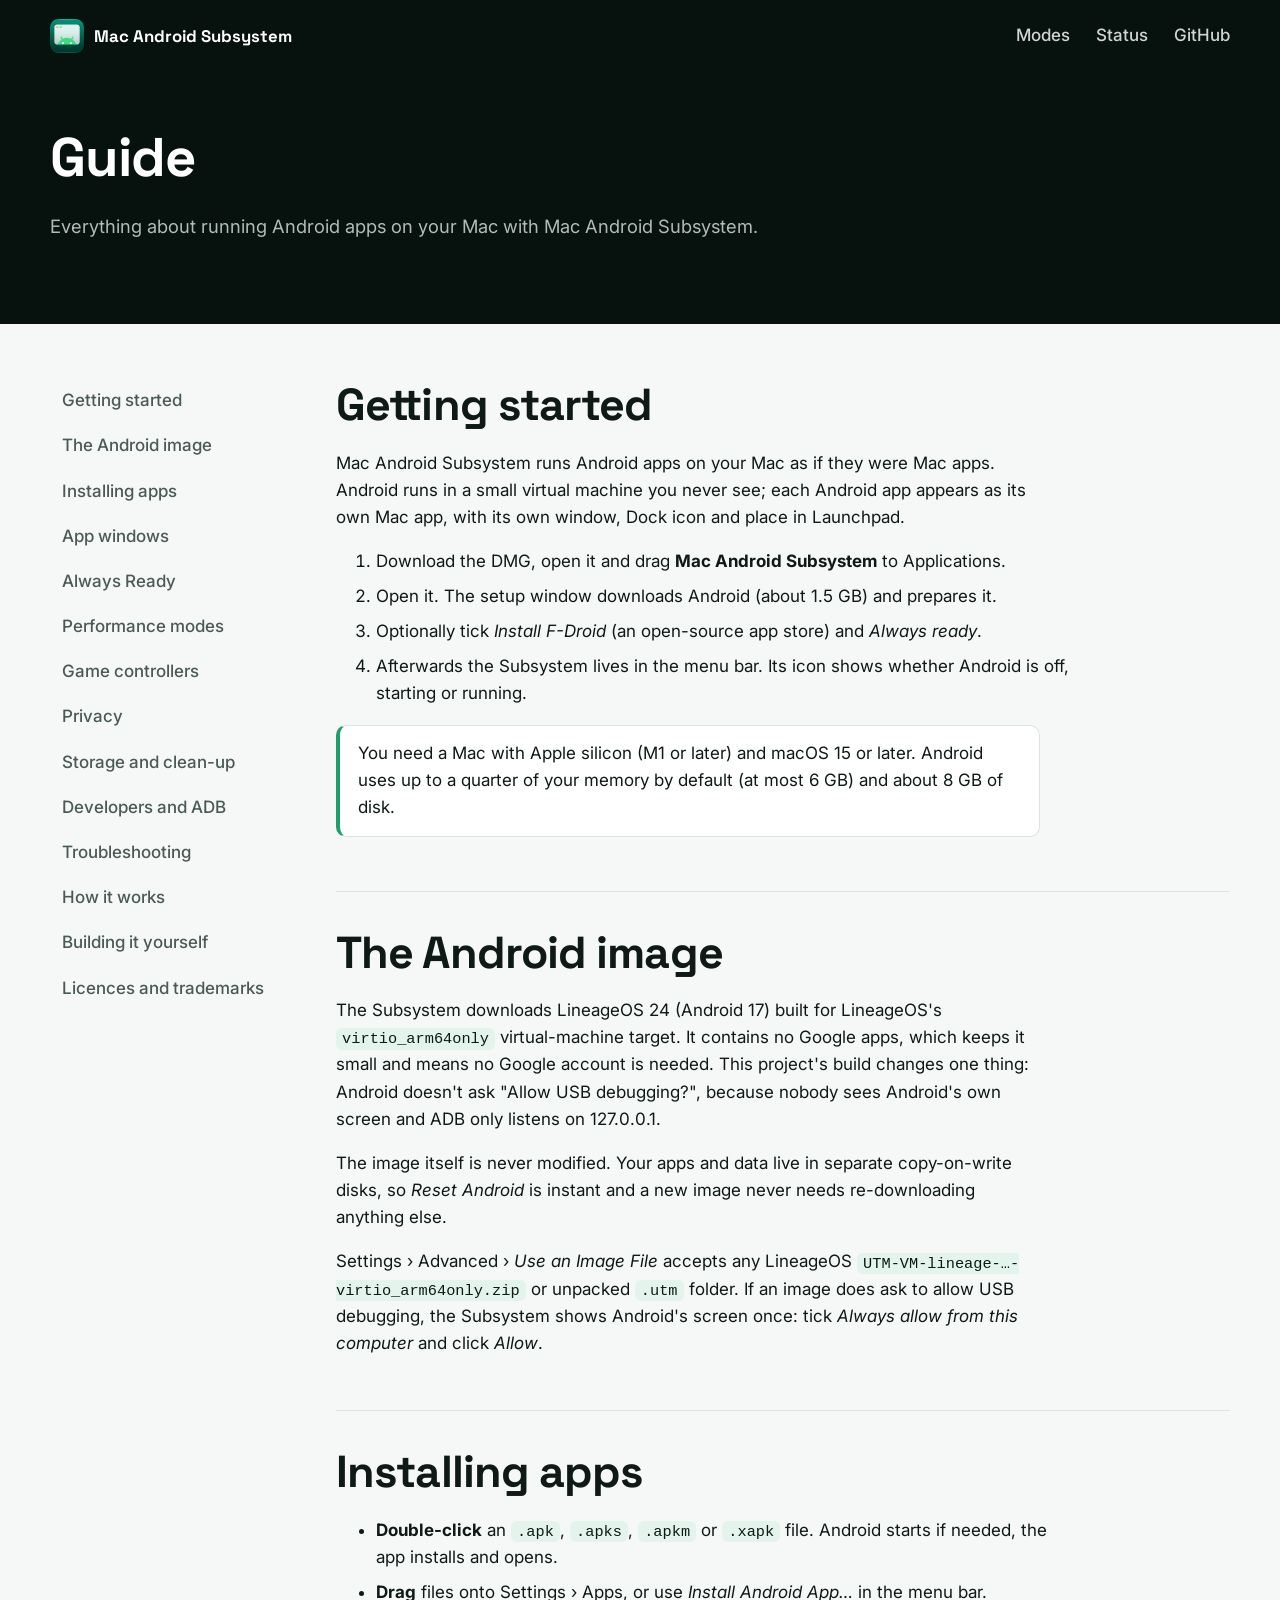
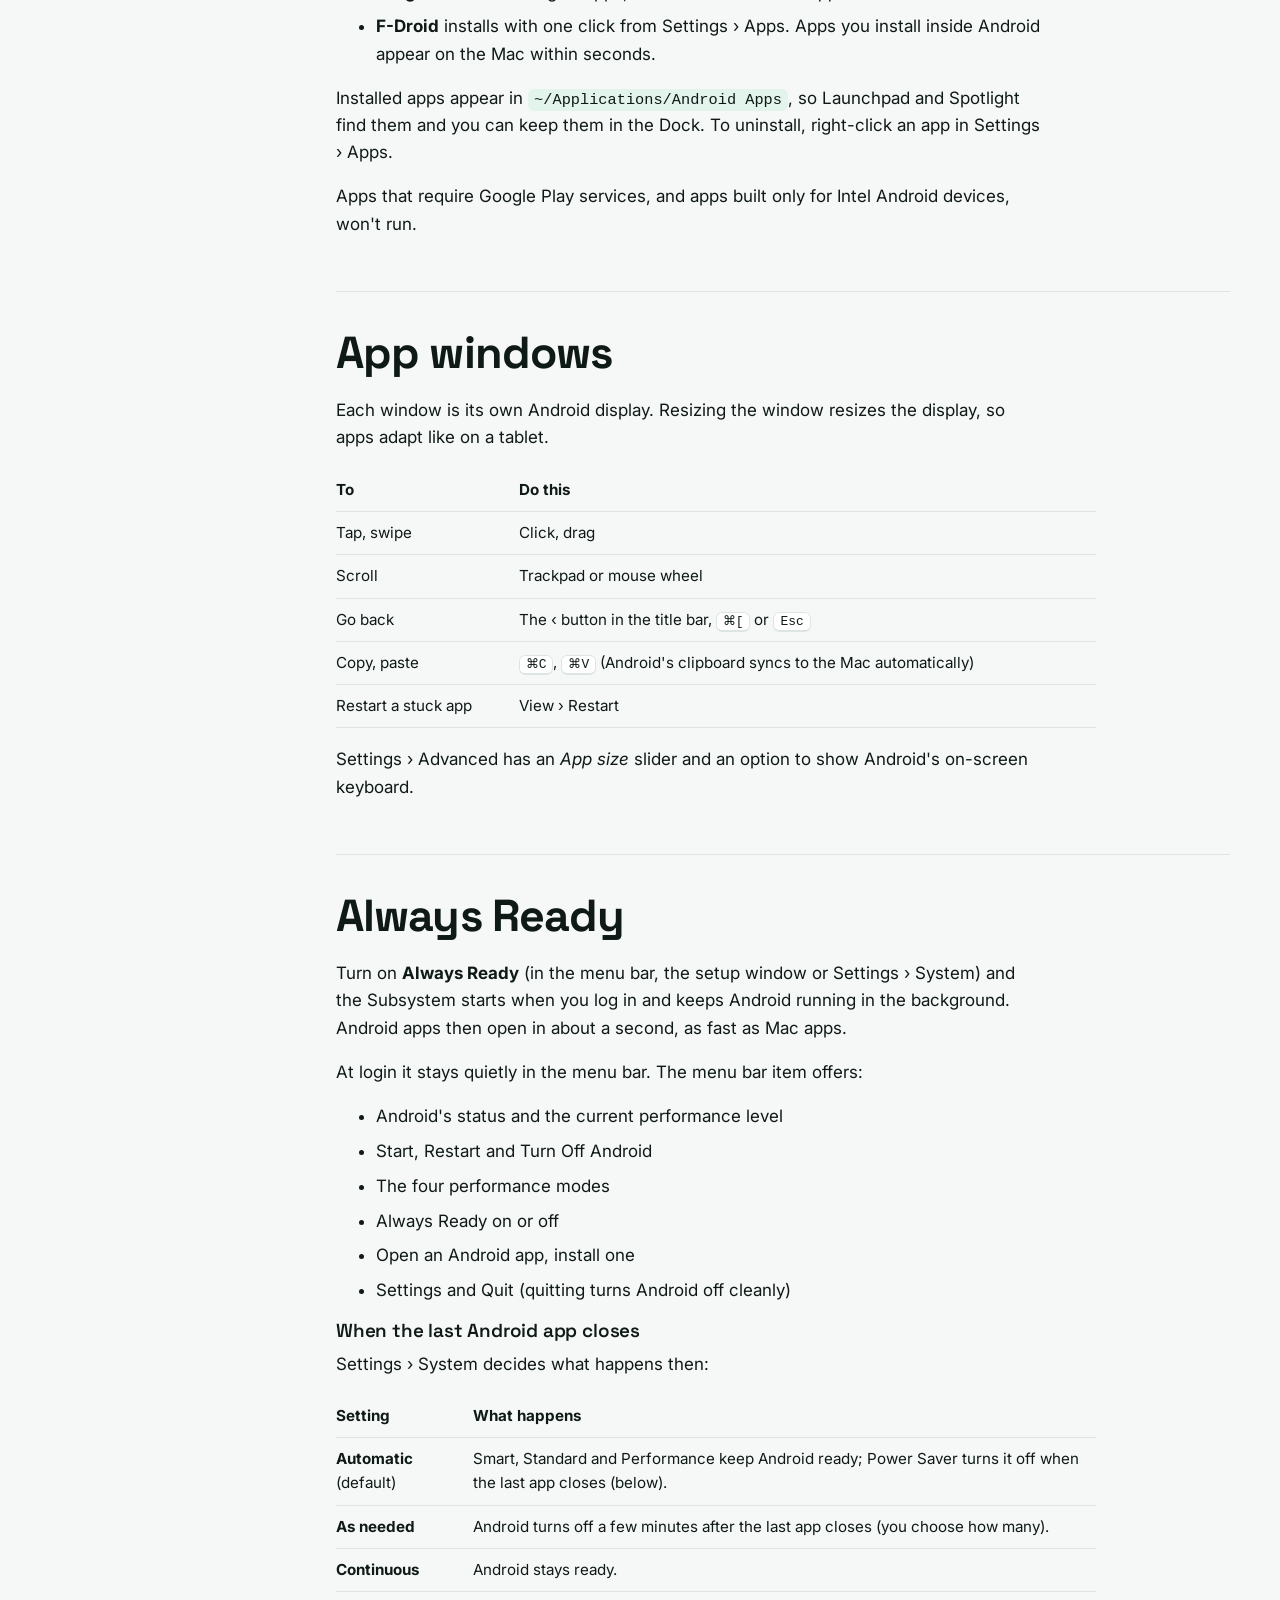
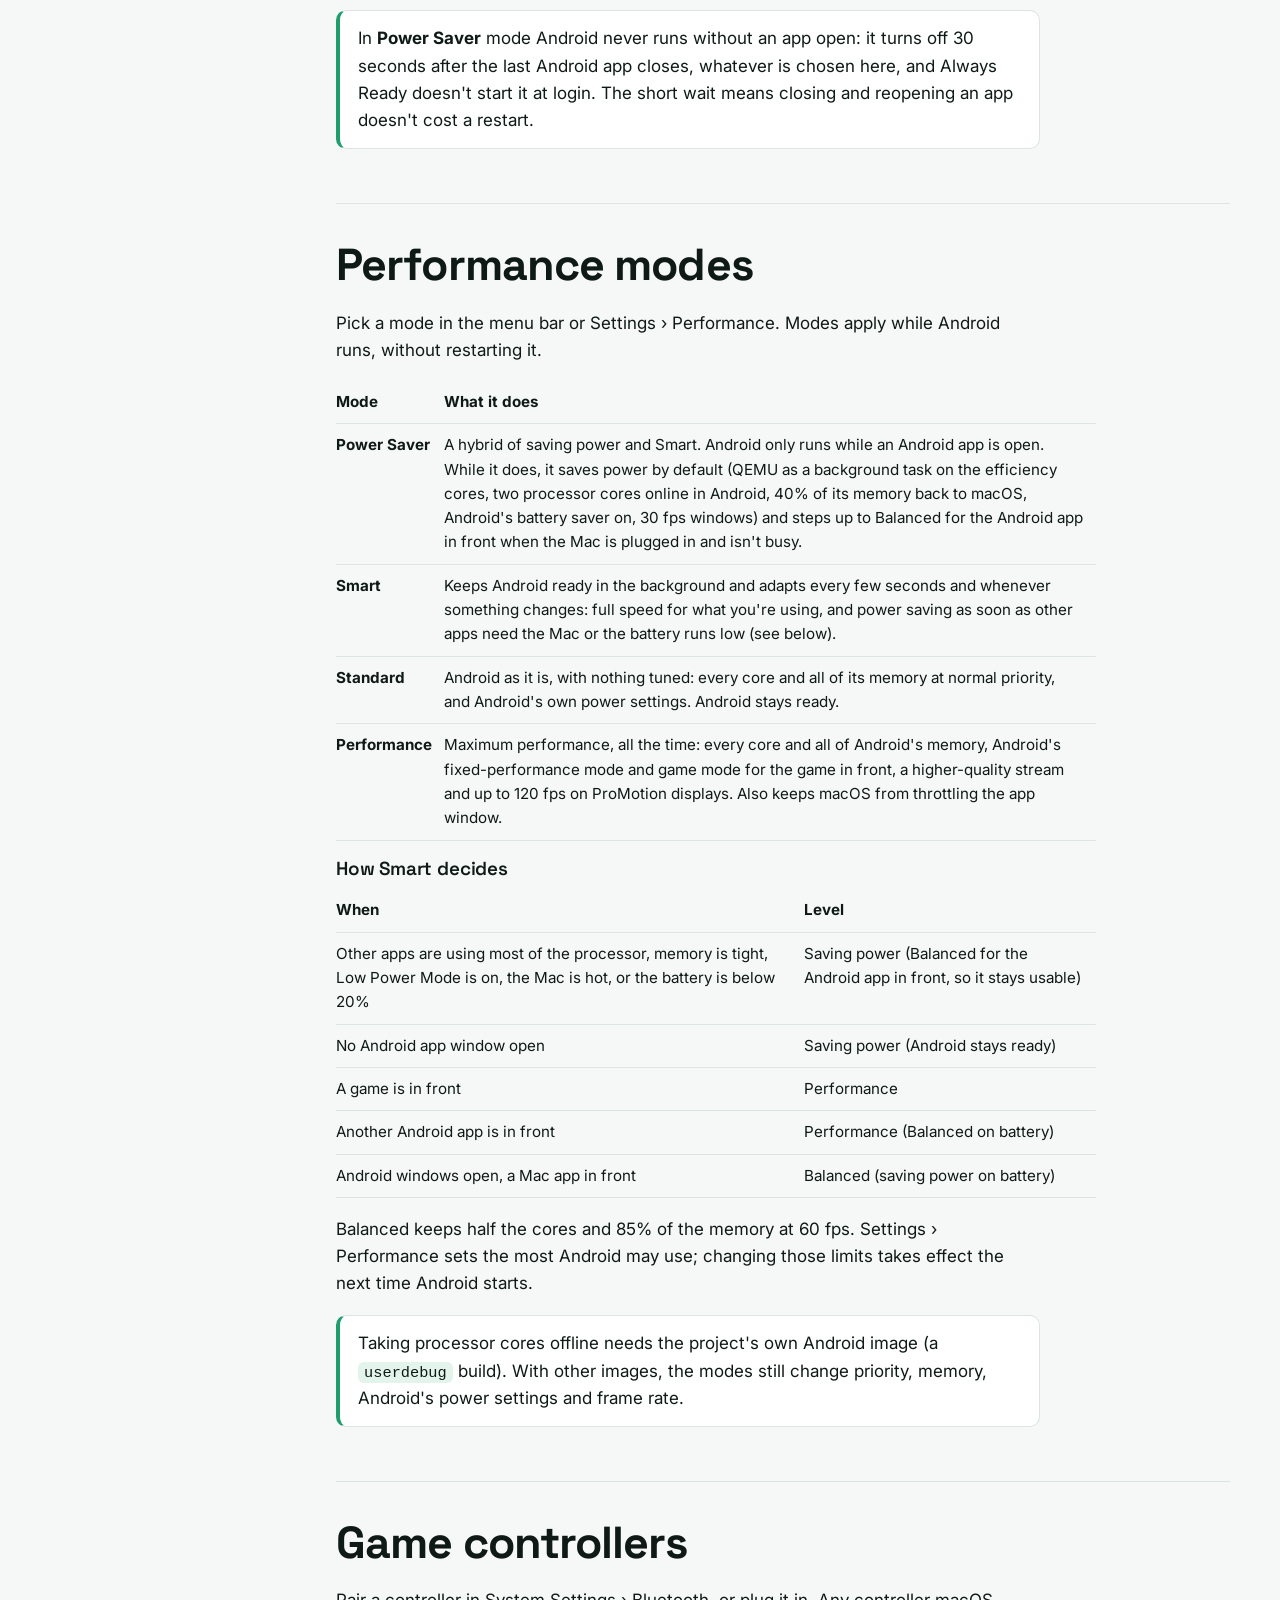
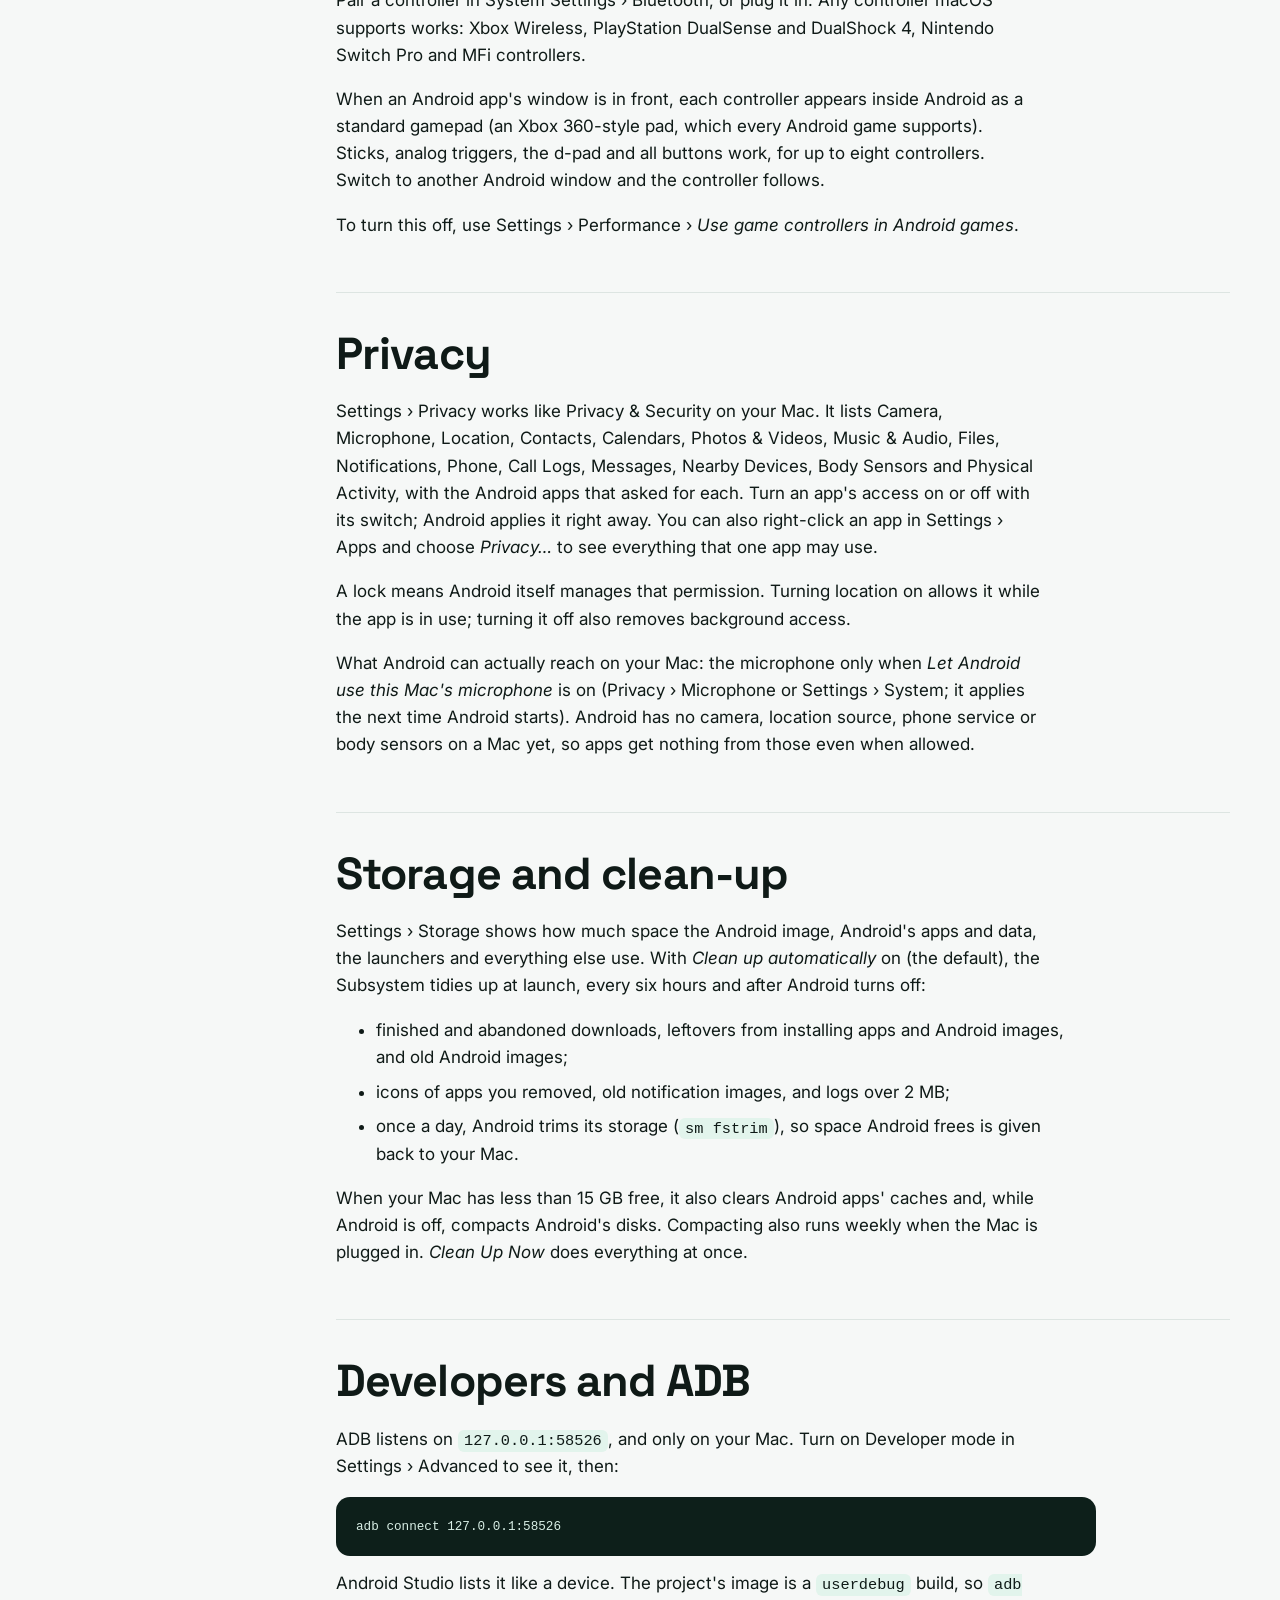
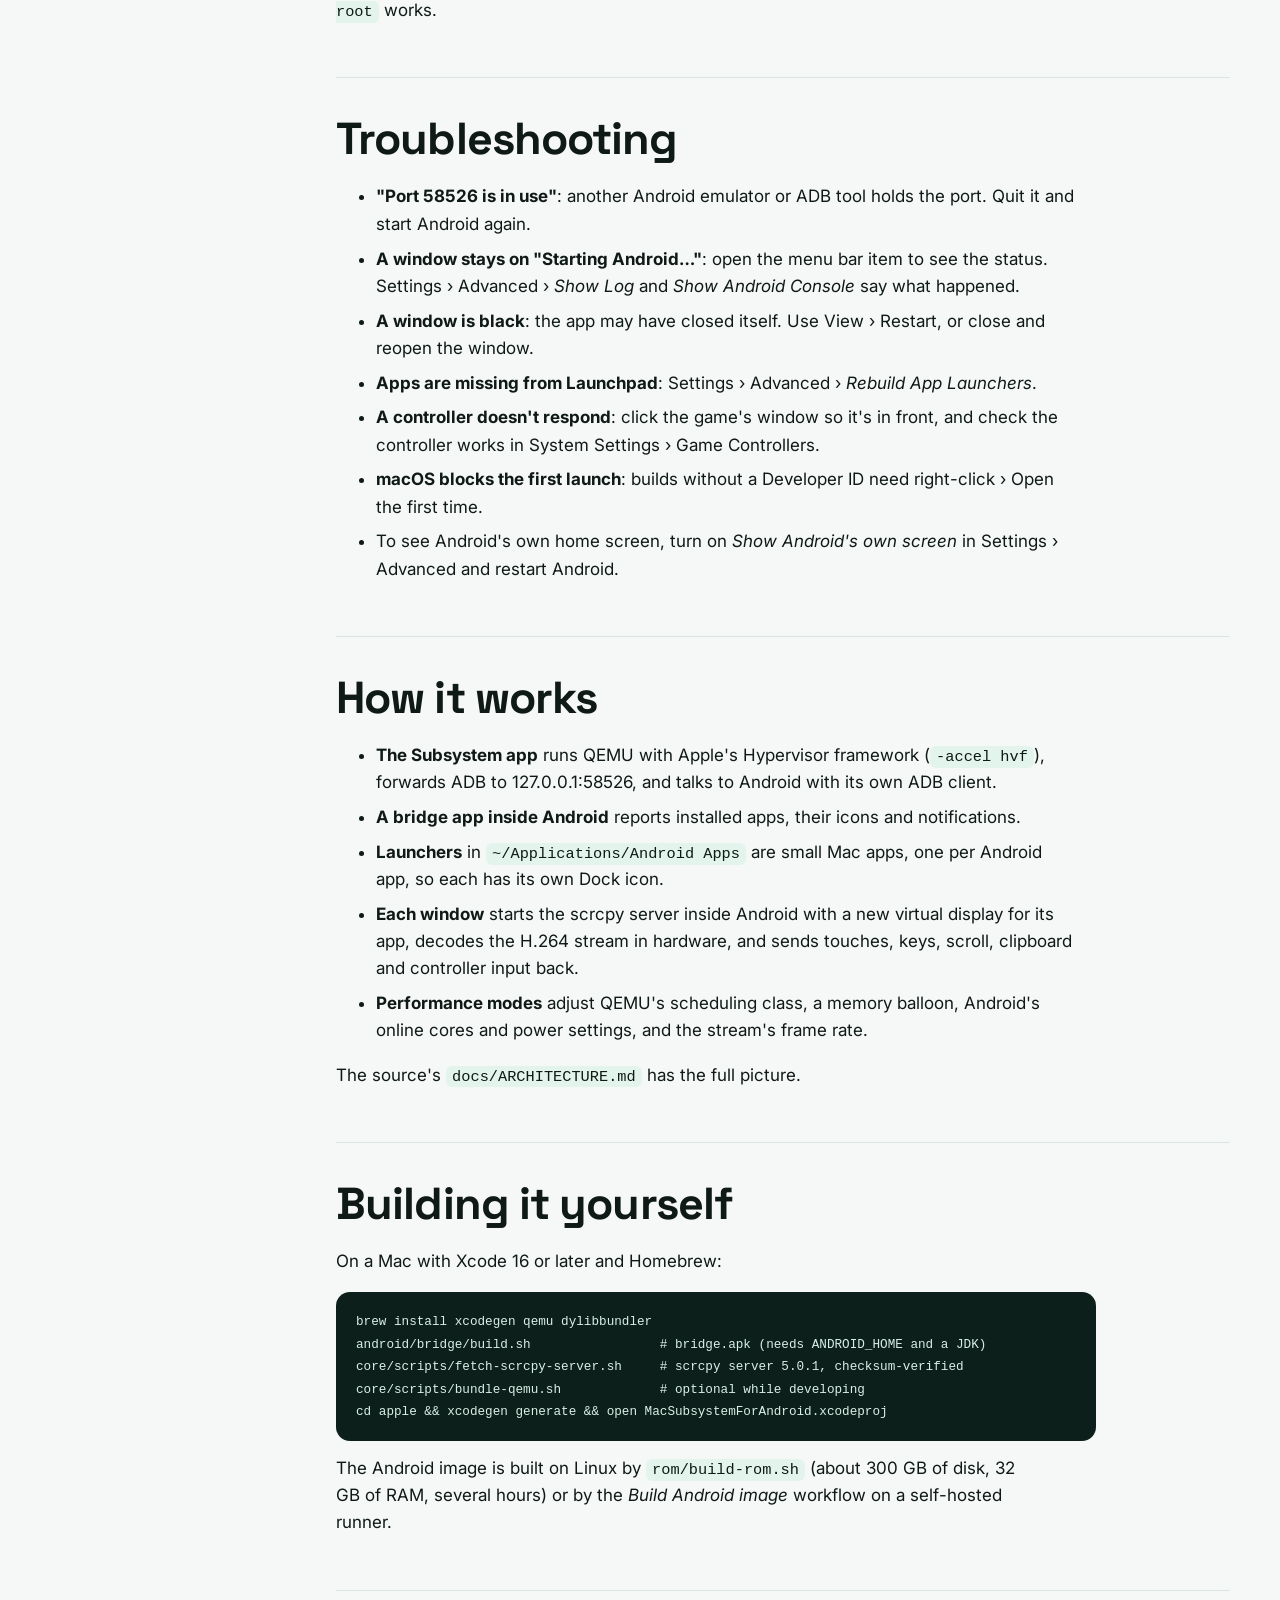
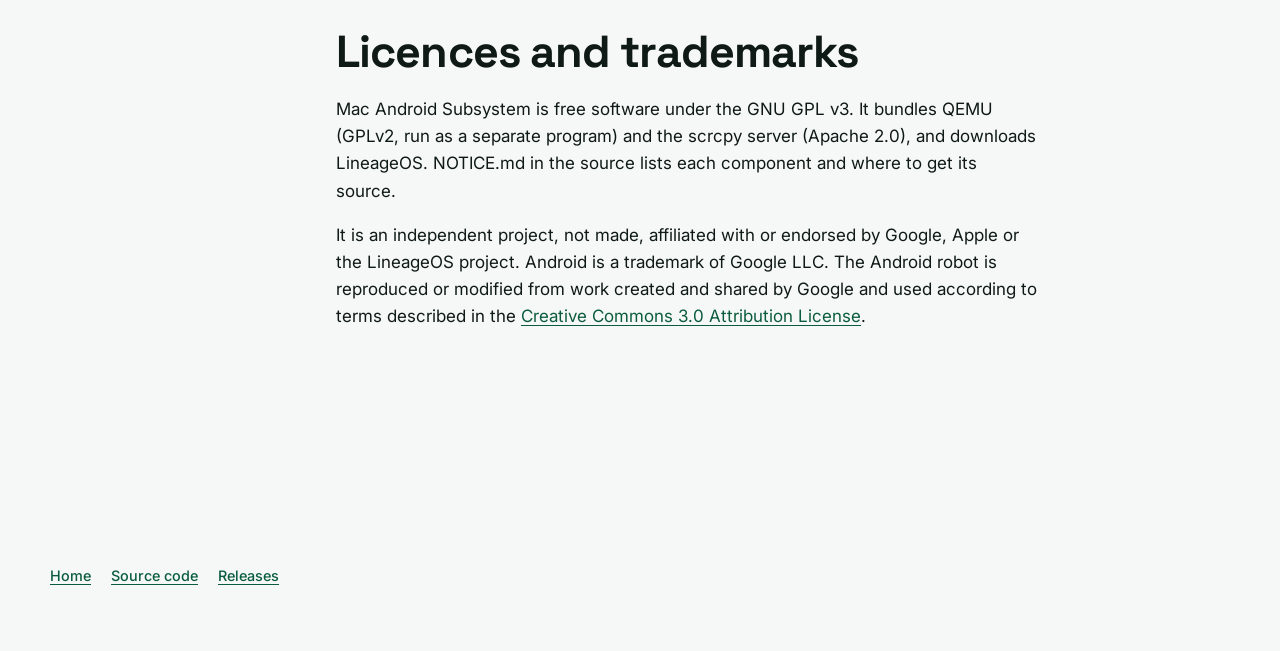
<file: guide.html>
<!doctype html>
<html lang="en">
<head>
  <meta charset="utf-8">
  <meta name="viewport" content="width=device-width, initial-scale=1">
  <title>Guide: Run Android Apps on Mac with Mac Android Subsystem</title>
  <meta name="description" content="Using Mac Android Subsystem to run Android apps on your Mac: setup, installing apps, app windows, performance modes, Always Ready, game controllers, privacy, ADB, troubleshooting and building it yourself.">
  <link rel="canonical" href="https://harkhowalia-1.github.io/MacSubsystemForAndroid/guide.html">
  <meta property="og:type" content="article">
  <meta property="og:site_name" content="Mac Android Subsystem">
  <meta property="og:title" content="Guide: Run Android Apps on Mac with Mac Android Subsystem">
  <meta property="og:description" content="Using Mac Android Subsystem to run Android apps on your Mac: setup, installing apps, app windows, performance modes, Always Ready, game controllers, privacy, ADB, troubleshooting and building it yourself.">
  <meta property="og:url" content="https://harkhowalia-1.github.io/MacSubsystemForAndroid/guide.html">
  <meta property="og:image" content="https://harkhowalia-1.github.io/MacSubsystemForAndroid/assets/og-image.png">
  <meta name="twitter:card" content="summary_large_image">
  <meta name="twitter:image" content="https://harkhowalia-1.github.io/MacSubsystemForAndroid/assets/og-image.png">
  <meta name="theme-color" content="#07110e">
  <link rel="icon" href="assets/favicon.png">
  <link rel="preconnect" href="https://fonts.googleapis.com">
  <link rel="preconnect" href="https://fonts.gstatic.com" crossorigin>
  <link href="https://fonts.googleapis.com/css2?family=Inter:wght@400;500;600;700&family=Space+Grotesk:wght@500;600;700&display=swap" rel="stylesheet">
  <link rel="stylesheet" href="site.css">
</head>
<body class="page">
  <header class="topbar">
    <div class="container">
      <a class="logo" href="./"><img src="assets/icon-512.png" alt="">Mac Android Subsystem</a>
      <nav class="topnav" aria-label="Main">
        <a href="./#modes" class="hide-sm">Modes</a>
        <a href="./#status" class="hide-sm">Status</a>
        <a href="https://github.com/harkhowalia-1/MacSubsystemForAndroid">GitHub</a>
      </nav>
    </div>
  </header>

  <div class="page-hero">
    <div class="container">
      <h1>Guide</h1>
      <p>Everything about running Android apps on your Mac with Mac Android Subsystem.</p>
    </div>
  </div>

  <main class="container docs">
    <nav aria-label="Guide sections">
      <ol>
        <li><a href="#start">Getting started</a></li>
        <li><a href="#image">The Android image</a></li>
        <li><a href="#apps">Installing apps</a></li>
        <li><a href="#windows">App windows</a></li>
        <li><a href="#always">Always Ready</a></li>
        <li><a href="#modes">Performance modes</a></li>
        <li><a href="#controllers">Game controllers</a></li>
        <li><a href="#privacy">Privacy</a></li>
        <li><a href="#storage">Storage and clean-up</a></li>
        <li><a href="#adb">Developers and ADB</a></li>
        <li><a href="#trouble">Troubleshooting</a></li>
        <li><a href="#architecture">How it works</a></li>
        <li><a href="#build">Building it yourself</a></li>
        <li><a href="#legal">Licences and trademarks</a></li>
      </ol>
    </nav>

    <article>
      <section id="start">
        <h2>Getting started</h2>
        <p>Mac Android Subsystem runs Android apps on your Mac as if they were Mac apps. Android runs in a small virtual machine you never see; each Android app appears as its own Mac app, with its own window, Dock icon and place in Launchpad.</p>
        <ol>
          <li>Download the DMG, open it and drag <strong>Mac Android Subsystem</strong> to Applications.</li>
          <li>Open it. The setup window downloads Android (about 1.5 GB) and prepares it.</li>
          <li>Optionally tick <em>Install F-Droid</em> (an open-source app store) and <em>Always ready</em>.</li>
          <li>Afterwards the Subsystem lives in the menu bar. Its icon shows whether Android is off, starting or running.</li>
        </ol>
        <div class="callout"><p>You need a Mac with Apple silicon (M1 or later) and macOS 15 or later. Android uses up to a quarter of your memory by default (at most 6 GB) and about 8 GB of disk.</p></div>
      </section>

      <section id="image">
        <h2>The Android image</h2>
        <p>The Subsystem downloads LineageOS 24 (Android 17) built for LineageOS's <code>virtio_arm64only</code> virtual-machine target. It contains no Google apps, which keeps it small and means no Google account is needed. This project's build changes one thing: Android doesn't ask "Allow USB debugging?", because nobody sees Android's own screen and ADB only listens on 127.0.0.1.</p>
        <p>The image itself is never modified. Your apps and data live in separate copy-on-write disks, so <em>Reset Android</em> is instant and a new image never needs re-downloading anything else.</p>
        <p>Settings › Advanced › <em>Use an Image File</em> accepts any LineageOS <code>UTM-VM-lineage-…-virtio_arm64only.zip</code> or unpacked <code>.utm</code> folder. If an image does ask to allow USB debugging, the Subsystem shows Android's screen once: tick <em>Always allow from this computer</em> and click <em>Allow</em>.</p>
      </section>

      <section id="apps">
        <h2>Installing apps</h2>
        <ul>
          <li><strong>Double-click</strong> an <code>.apk</code>, <code>.apks</code>, <code>.apkm</code> or <code>.xapk</code> file. Android starts if needed, the app installs and opens.</li>
          <li><strong>Drag</strong> files onto Settings › Apps, or use <em>Install Android App…</em> in the menu bar.</li>
          <li><strong>F-Droid</strong> installs with one click from Settings › Apps. Apps you install inside Android appear on the Mac within seconds.</li>
        </ul>
        <p>Installed apps appear in <code>~/Applications/Android Apps</code>, so Launchpad and Spotlight find them and you can keep them in the Dock. To uninstall, right-click an app in Settings › Apps.</p>
        <p>Apps that require Google Play services, and apps built only for Intel Android devices, won't run.</p>
      </section>

      <section id="windows">
        <h2>App windows</h2>
        <p>Each window is its own Android display. Resizing the window resizes the display, so apps adapt like on a tablet.</p>
        <table>
          <thead><tr><th>To</th><th>Do this</th></tr></thead>
          <tbody>
            <tr><td>Tap, swipe</td><td>Click, drag</td></tr>
            <tr><td>Scroll</td><td>Trackpad or mouse wheel</td></tr>
            <tr><td>Go back</td><td>The ‹ button in the title bar, <kbd>⌘[</kbd> or <kbd>Esc</kbd></td></tr>
            <tr><td>Copy, paste</td><td><kbd>⌘C</kbd>, <kbd>⌘V</kbd> (Android's clipboard syncs to the Mac automatically)</td></tr>
            <tr><td>Restart a stuck app</td><td>View › Restart</td></tr>
          </tbody>
        </table>
        <p>Settings › Advanced has an <em>App size</em> slider and an option to show Android's on-screen keyboard.</p>
      </section>

      <section id="always">
        <h2>Always Ready</h2>
        <p>Turn on <strong>Always Ready</strong> (in the menu bar, the setup window or Settings › System) and the Subsystem starts when you log in and keeps Android running in the background. Android apps then open in about a second, as fast as Mac apps.</p>
        <p>At login it stays quietly in the menu bar. The menu bar item offers:</p>
        <ul>
          <li>Android's status and the current performance level</li>
          <li>Start, Restart and Turn Off Android</li>
          <li>The four performance modes</li>
          <li>Always Ready on or off</li>
          <li>Open an Android app, install one</li>
          <li>Settings and Quit (quitting turns Android off cleanly)</li>
        </ul>
        <h3>When the last Android app closes</h3>
        <p>Settings › System decides what happens then:</p>
        <table>
          <thead><tr><th>Setting</th><th>What happens</th></tr></thead>
          <tbody>
            <tr><td><strong>Automatic</strong> (default)</td><td>Smart, Standard and Performance keep Android ready; Power Saver turns it off when the last app closes (below).</td></tr>
            <tr><td><strong>As needed</strong></td><td>Android turns off a few minutes after the last app closes (you choose how many).</td></tr>
            <tr><td><strong>Continuous</strong></td><td>Android stays ready.</td></tr>
          </tbody>
        </table>
        <div class="callout"><p>In <strong>Power Saver</strong> mode Android never runs without an app open: it turns off 30 seconds after the last Android app closes, whatever is chosen here, and Always Ready doesn't start it at login. The short wait means closing and reopening an app doesn't cost a restart.</p></div>
      </section>

      <section id="modes">
        <h2>Performance modes</h2>
        <p>Pick a mode in the menu bar or Settings › Performance. Modes apply while Android runs, without restarting it.</p>
        <table>
          <thead><tr><th>Mode</th><th>What it does</th></tr></thead>
          <tbody>
            <tr><td><strong>Power Saver</strong></td><td>A hybrid of saving power and Smart. Android only runs while an Android app is open. While it does, it saves power by default (QEMU as a background task on the efficiency cores, two processor cores online in Android, 40% of its memory back to macOS, Android's battery saver on, 30 fps windows) and steps up to Balanced for the Android app in front when the Mac is plugged in and isn't busy.</td></tr>
            <tr><td><strong>Smart</strong></td><td>Keeps Android ready in the background and adapts every few seconds and whenever something changes: full speed for what you're using, and power saving as soon as other apps need the Mac or the battery runs low (see below).</td></tr>
            <tr><td><strong>Standard</strong></td><td>Android as it is, with nothing tuned: every core and all of its memory at normal priority, and Android's own power settings. Android stays ready.</td></tr>
            <tr><td><strong>Performance</strong></td><td>Maximum performance, all the time: every core and all of Android's memory, Android's fixed-performance mode and game mode for the game in front, a higher-quality stream and up to 120 fps on ProMotion displays. Also keeps macOS from throttling the app window.</td></tr>
          </tbody>
        </table>
        <h3>How Smart decides</h3>
        <table>
          <thead><tr><th>When</th><th>Level</th></tr></thead>
          <tbody>
            <tr><td>Other apps are using most of the processor, memory is tight, Low Power Mode is on, the Mac is hot, or the battery is below 20%</td><td>Saving power (Balanced for the Android app in front, so it stays usable)</td></tr>
            <tr><td>No Android app window open</td><td>Saving power (Android stays ready)</td></tr>
            <tr><td>A game is in front</td><td>Performance</td></tr>
            <tr><td>Another Android app is in front</td><td>Performance (Balanced on battery)</td></tr>
            <tr><td>Android windows open, a Mac app in front</td><td>Balanced (saving power on battery)</td></tr>
          </tbody>
        </table>
        <p>Balanced keeps half the cores and 85% of the memory at 60 fps. Settings › Performance sets the most Android may use; changing those limits takes effect the next time Android starts.</p>
        <div class="callout"><p>Taking processor cores offline needs the project's own Android image (a <code>userdebug</code> build). With other images, the modes still change priority, memory, Android's power settings and frame rate.</p></div>
      </section>

      <section id="controllers">
        <h2>Game controllers</h2>
        <p>Pair a controller in System Settings › Bluetooth, or plug it in. Any controller macOS supports works: Xbox Wireless, PlayStation DualSense and DualShock 4, Nintendo Switch Pro and MFi controllers.</p>
        <p>When an Android app's window is in front, each controller appears inside Android as a standard gamepad (an Xbox 360-style pad, which every Android game supports). Sticks, analog triggers, the d-pad and all buttons work, for up to eight controllers. Switch to another Android window and the controller follows.</p>
        <p>To turn this off, use Settings › Performance › <em>Use game controllers in Android games</em>.</p>
      </section>

      <section id="privacy">
        <h2>Privacy</h2>
        <p>Settings › Privacy works like Privacy &amp; Security on your Mac. It lists Camera, Microphone, Location, Contacts, Calendars, Photos &amp; Videos, Music &amp; Audio, Files, Notifications, Phone, Call Logs, Messages, Nearby Devices, Body Sensors and Physical Activity, with the Android apps that asked for each. Turn an app's access on or off with its switch; Android applies it right away. You can also right-click an app in Settings › Apps and choose <em>Privacy…</em> to see everything that one app may use.</p>
        <p>A lock means Android itself manages that permission. Turning location on allows it while the app is in use; turning it off also removes background access.</p>
        <p>What Android can actually reach on your Mac: the microphone only when <em>Let Android use this Mac's microphone</em> is on (Privacy › Microphone or Settings › System; it applies the next time Android starts). Android has no camera, location source, phone service or body sensors on a Mac yet, so apps get nothing from those even when allowed.</p>
      </section>

      <section id="storage">
        <h2>Storage and clean-up</h2>
        <p>Settings › Storage shows how much space the Android image, Android's apps and data, the launchers and everything else use. With <em>Clean up automatically</em> on (the default), the Subsystem tidies up at launch, every six hours and after Android turns off:</p>
        <ul>
          <li>finished and abandoned downloads, leftovers from installing apps and Android images, and old Android images;</li>
          <li>icons of apps you removed, old notification images, and logs over 2 MB;</li>
          <li>once a day, Android trims its storage (<code>sm fstrim</code>), so space Android frees is given back to your Mac.</li>
        </ul>
        <p>When your Mac has less than 15 GB free, it also clears Android apps' caches and, while Android is off, compacts Android's disks. Compacting also runs weekly when the Mac is plugged in. <em>Clean Up Now</em> does everything at once.</p>
      </section>

      <section id="adb">
        <h2>Developers and ADB</h2>
        <p>ADB listens on <code>127.0.0.1:58526</code>, and only on your Mac. Turn on Developer mode in Settings › Advanced to see it, then:</p>
        <pre><code>adb connect 127.0.0.1:58526</code></pre>
        <p>Android Studio lists it like a device. The project's image is a <code>userdebug</code> build, so <code>adb root</code> works.</p>
      </section>

      <section id="trouble">
        <h2>Troubleshooting</h2>
        <ul>
          <li><strong>"Port 58526 is in use"</strong>: another Android emulator or ADB tool holds the port. Quit it and start Android again.</li>
          <li><strong>A window stays on "Starting Android…"</strong>: open the menu bar item to see the status. Settings › Advanced › <em>Show Log</em> and <em>Show Android Console</em> say what happened.</li>
          <li><strong>A window is black</strong>: the app may have closed itself. Use View › Restart, or close and reopen the window.</li>
          <li><strong>Apps are missing from Launchpad</strong>: Settings › Advanced › <em>Rebuild App Launchers</em>.</li>
          <li><strong>A controller doesn't respond</strong>: click the game's window so it's in front, and check the controller works in System Settings › Game Controllers.</li>
          <li><strong>macOS blocks the first launch</strong>: builds without a Developer ID need right-click › Open the first time.</li>
          <li>To see Android's own home screen, turn on <em>Show Android's own screen</em> in Settings › Advanced and restart Android.</li>
        </ul>
      </section>

      <section id="architecture">
        <h2>How it works</h2>
        <ul>
          <li><strong>The Subsystem app</strong> runs QEMU with Apple's Hypervisor framework (<code>-accel hvf</code>), forwards ADB to 127.0.0.1:58526, and talks to Android with its own ADB client.</li>
          <li><strong>A bridge app inside Android</strong> reports installed apps, their icons and notifications.</li>
          <li><strong>Launchers</strong> in <code>~/Applications/Android Apps</code> are small Mac apps, one per Android app, so each has its own Dock icon.</li>
          <li><strong>Each window</strong> starts the scrcpy server inside Android with a new virtual display for its app, decodes the H.264 stream in hardware, and sends touches, keys, scroll, clipboard and controller input back.</li>
          <li><strong>Performance modes</strong> adjust QEMU's scheduling class, a memory balloon, Android's online cores and power settings, and the stream's frame rate.</li>
        </ul>
        <p>The source's <code>docs/ARCHITECTURE.md</code> has the full picture.</p>
      </section>

      <section id="build">
        <h2>Building it yourself</h2>
        <p>On a Mac with Xcode 16 or later and Homebrew:</p>
        <pre><code>brew install xcodegen qemu dylibbundler
android/bridge/build.sh                 # bridge.apk (needs ANDROID_HOME and a JDK)
core/scripts/fetch-scrcpy-server.sh     # scrcpy server 5.0.1, checksum-verified
core/scripts/bundle-qemu.sh             # optional while developing
cd apple &amp;&amp; xcodegen generate &amp;&amp; open MacSubsystemForAndroid.xcodeproj</code></pre>
        <p>The Android image is built on Linux by <code>rom/build-rom.sh</code> (about 300 GB of disk, 32 GB of RAM, several hours) or by the <em>Build Android image</em> workflow on a self-hosted runner.</p>
      </section>

      <section id="legal">
        <h2>Licences and trademarks</h2>
        <p>Mac Android Subsystem is free software under the GNU GPL v3. It bundles QEMU (GPLv2, run as a separate program) and the scrcpy server (Apache 2.0), and downloads LineageOS. NOTICE.md in the source lists each component and where to get its source.</p>
        <p>It is an independent project, not made, affiliated with or endorsed by Google, Apple or the LineageOS project. Android is a trademark of Google LLC. The Android robot is reproduced or modified from work created and shared by Google and used according to terms described in the <a href="https://creativecommons.org/licenses/by/3.0/">Creative Commons 3.0 Attribution License</a>.</p>
      </section>
    </article>
  </main>

  <footer class="footer">
    <div class="container">
      <nav aria-label="Footer">
        <a href="./">Home</a>
        <a href="https://github.com/harkhowalia-1/MacSubsystemForAndroid">Source code</a>
        <a href="https://github.com/harkhowalia-1/MacSubsystemForAndroid/releases">Releases</a>
      </nav>
    </div>
  </footer>
</body>
</html>
</file>
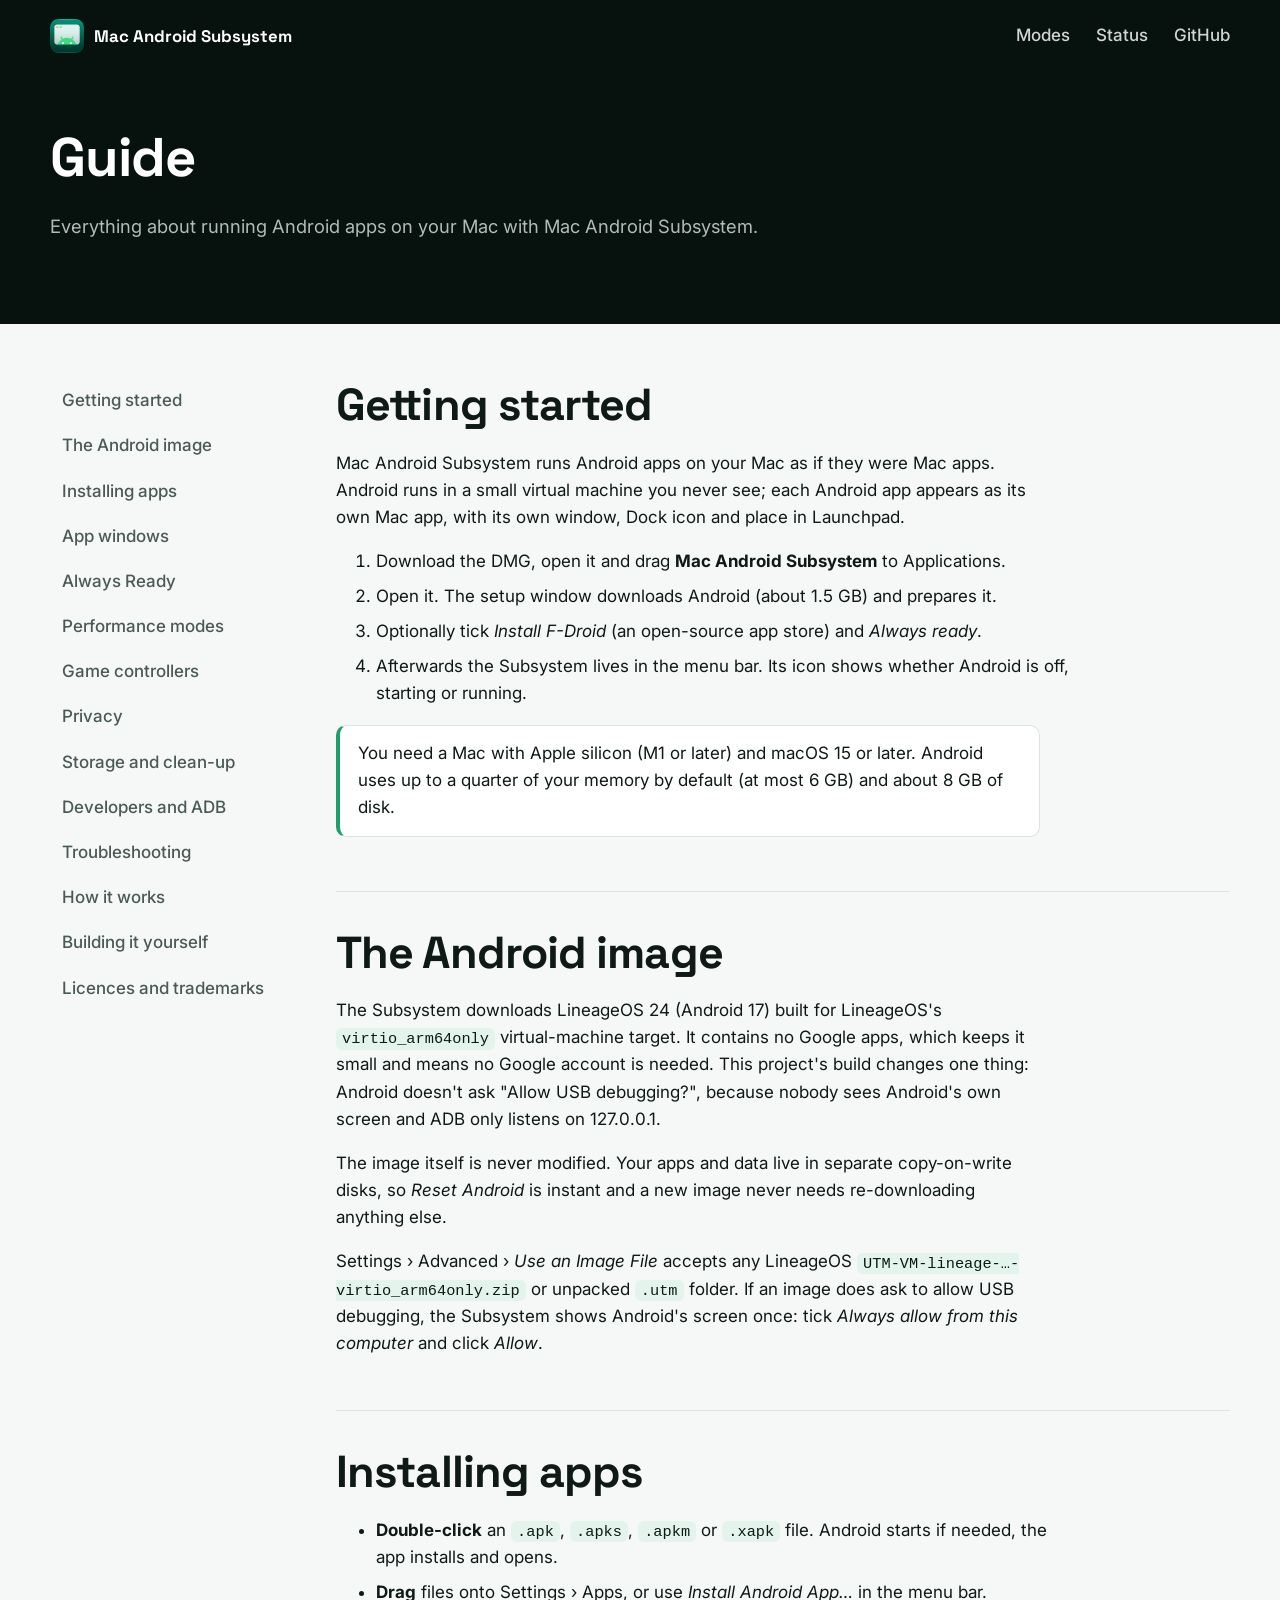
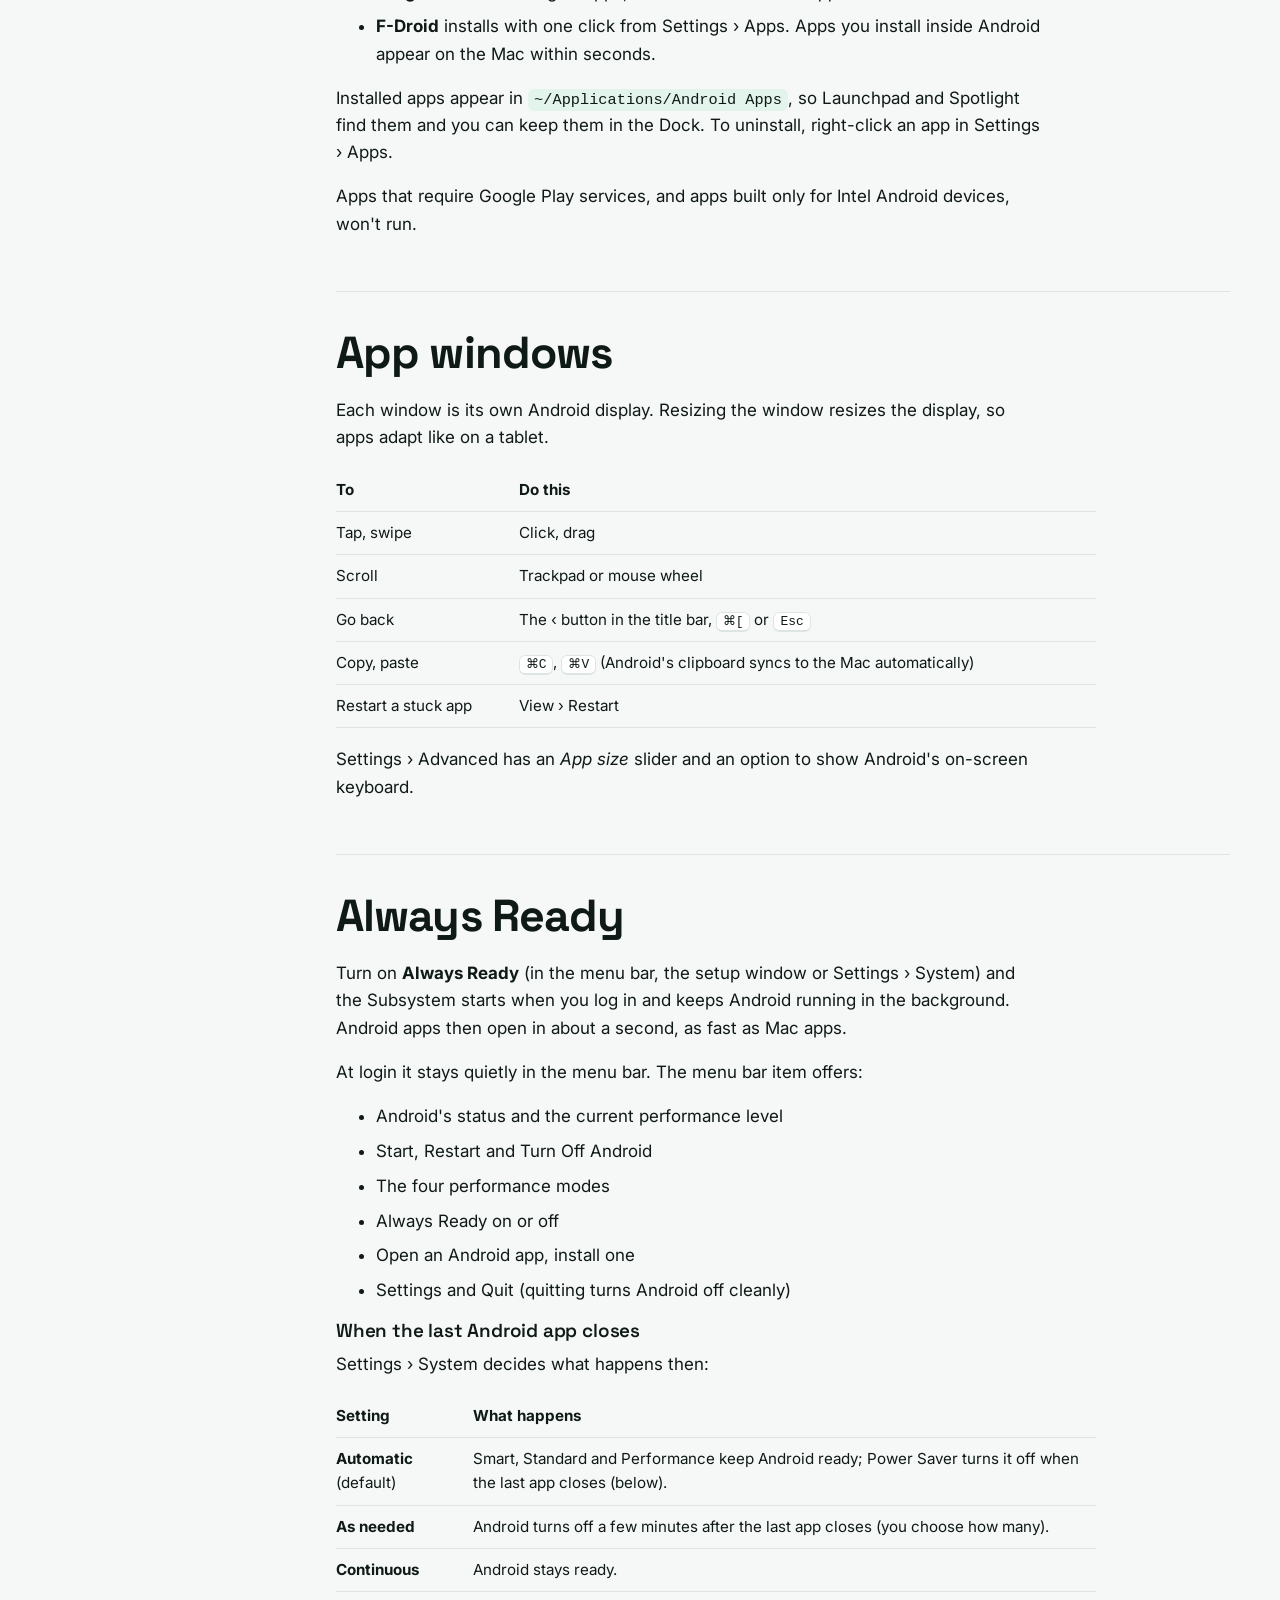
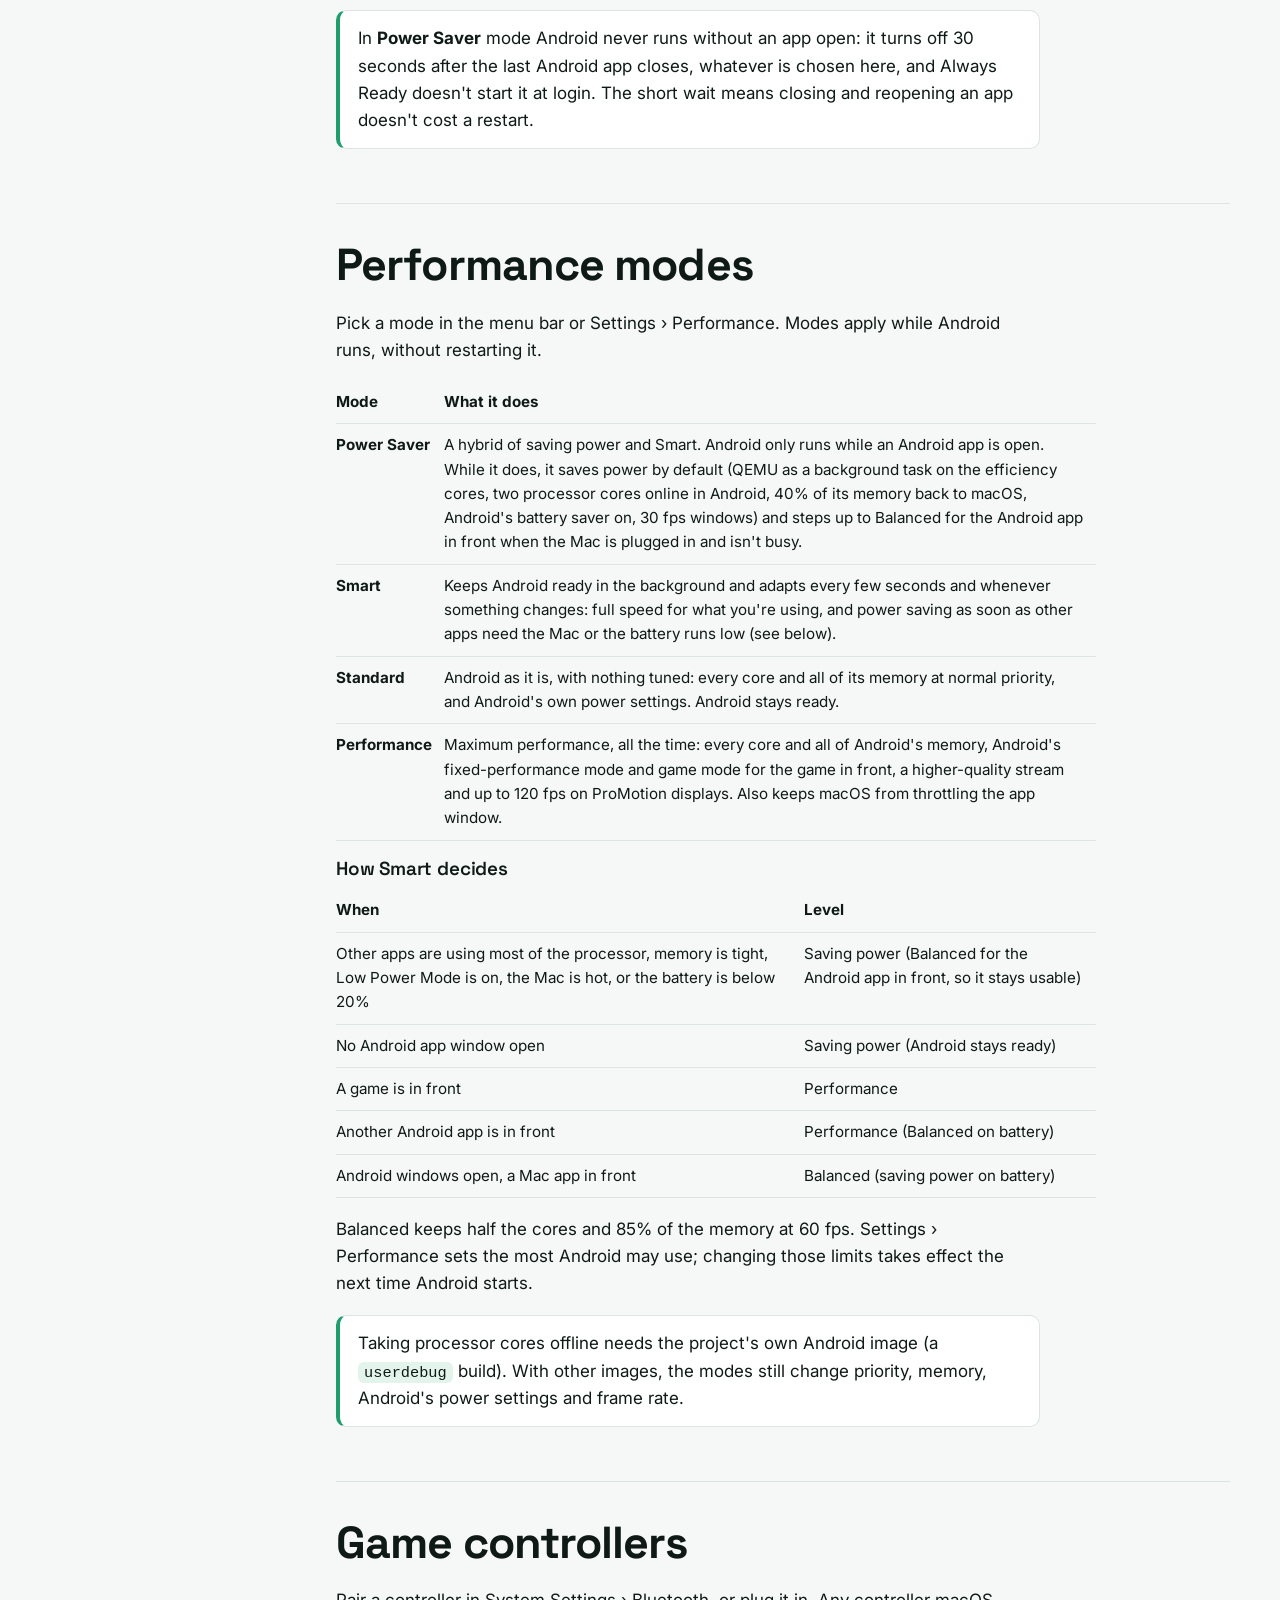
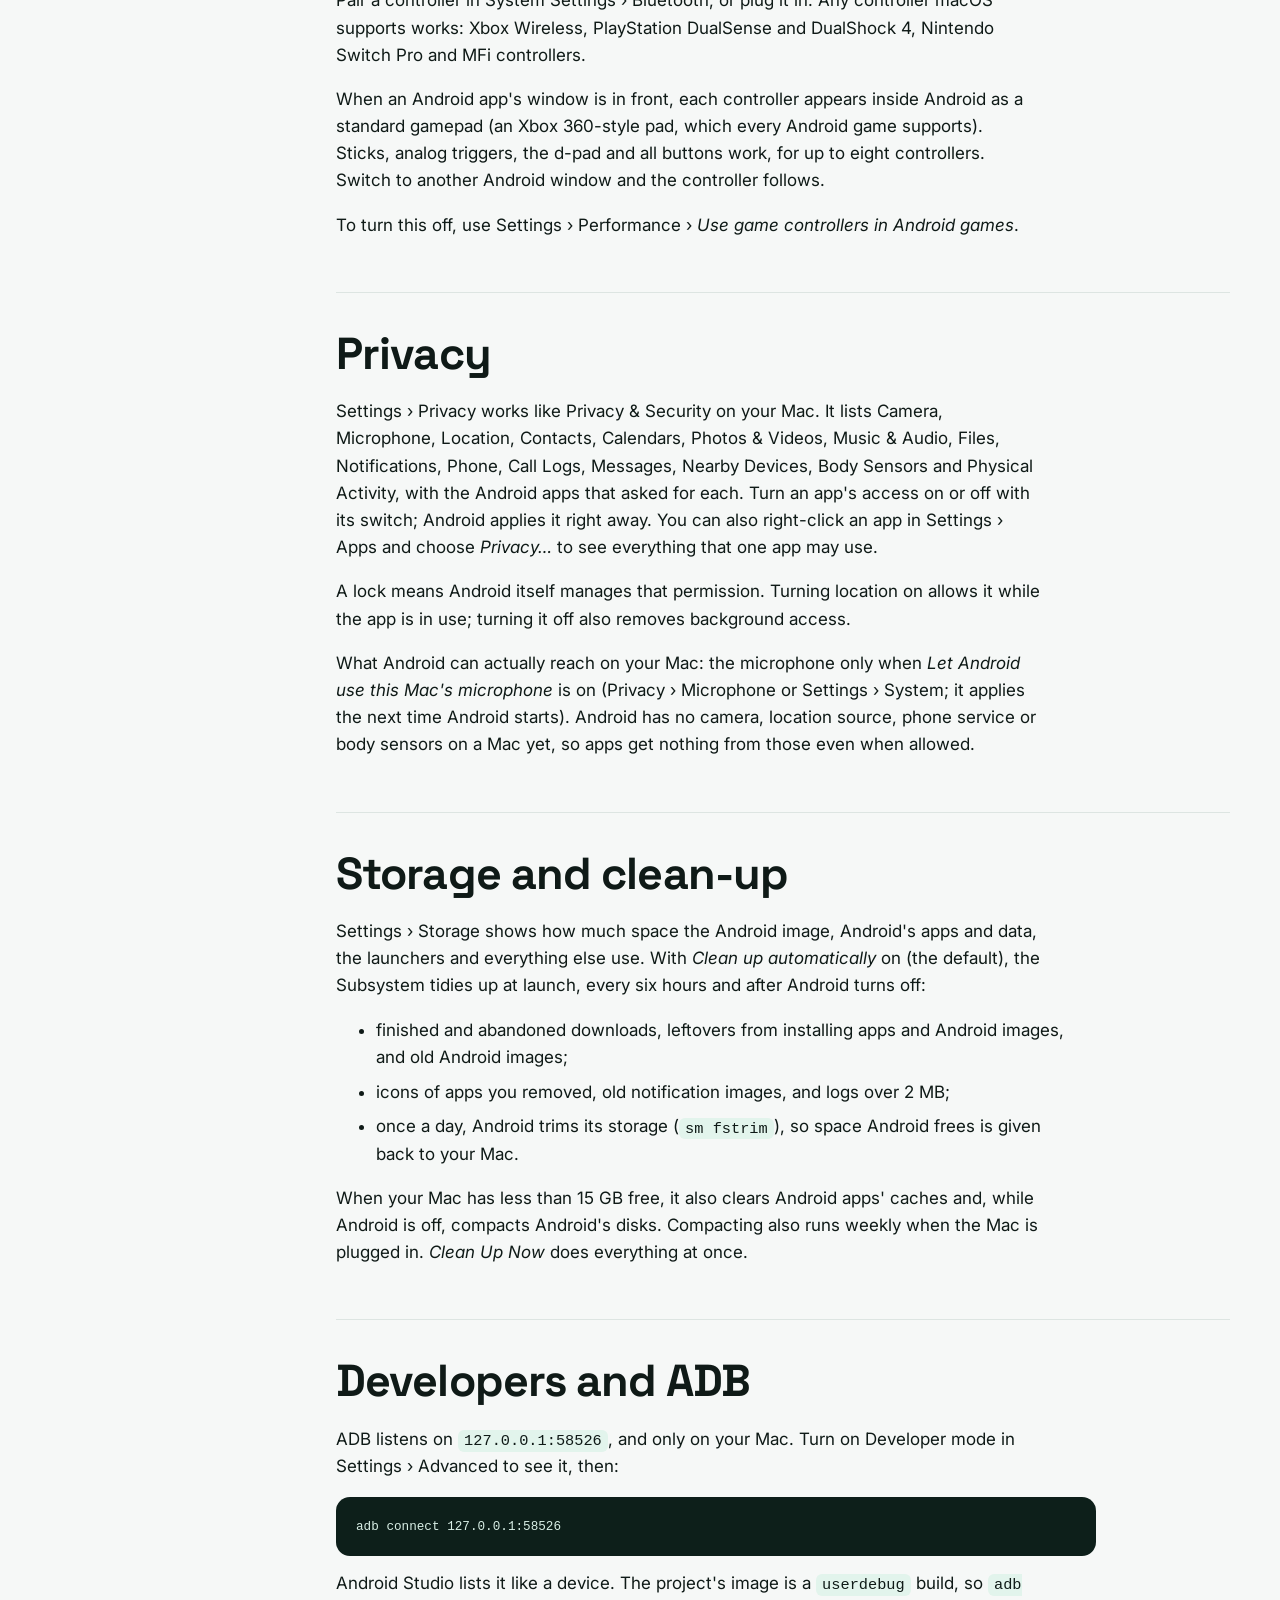
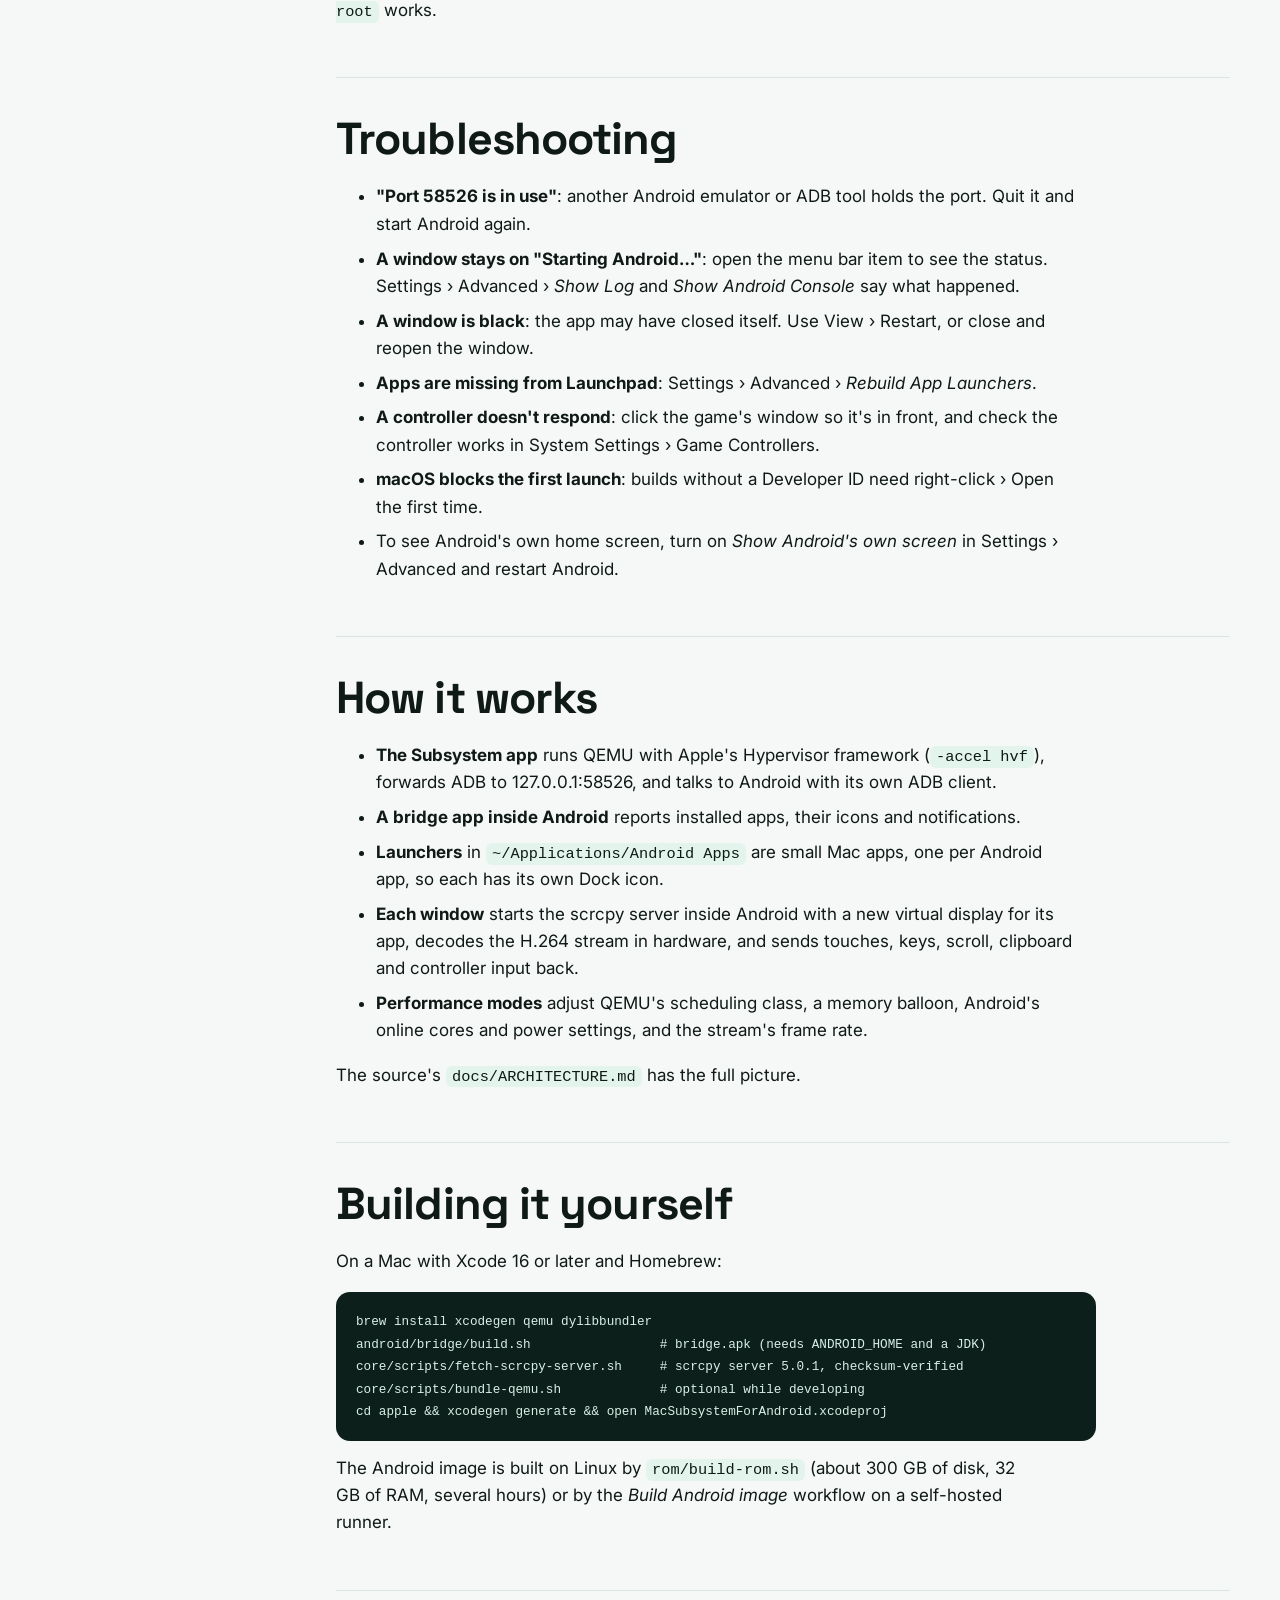
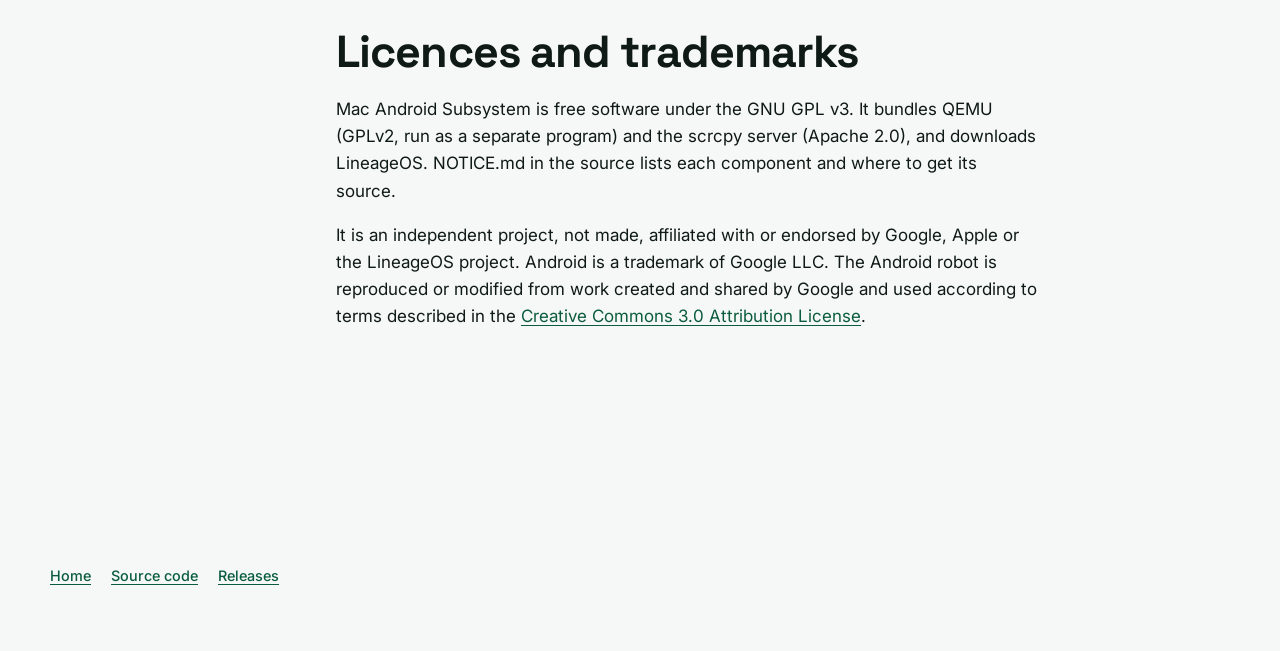
<file: site/guide.html>
<!doctype html>
<html lang="en">
<head>
  <meta charset="utf-8">
  <meta name="viewport" content="width=device-width, initial-scale=1">
  <title>Guide: Run Android Apps on Mac with Mac Android Subsystem</title>
  <meta name="description" content="Using Mac Android Subsystem to run Android apps on your Mac: setup, installing apps, app windows, performance modes, Always Ready, game controllers, privacy, ADB, troubleshooting and building it yourself.">
  <link rel="canonical" href="__PAGES__/guide.html">
  <meta property="og:type" content="article">
  <meta property="og:site_name" content="Mac Android Subsystem">
  <meta property="og:title" content="Guide: Run Android Apps on Mac with Mac Android Subsystem">
  <meta property="og:description" content="Using Mac Android Subsystem to run Android apps on your Mac: setup, installing apps, app windows, performance modes, Always Ready, game controllers, privacy, ADB, troubleshooting and building it yourself.">
  <meta property="og:url" content="__PAGES__/guide.html">
  <meta property="og:image" content="__PAGES__/assets/og-image.png">
  <meta name="twitter:card" content="summary_large_image">
  <meta name="twitter:image" content="__PAGES__/assets/og-image.png">
  <meta name="theme-color" content="#07110e">
  <link rel="icon" href="assets/favicon.png">
  <link rel="preconnect" href="https://fonts.googleapis.com">
  <link rel="preconnect" href="https://fonts.gstatic.com" crossorigin>
  <link href="https://fonts.googleapis.com/css2?family=Inter:wght@400;500;600;700&family=Space+Grotesk:wght@500;600;700&display=swap" rel="stylesheet">
  <link rel="stylesheet" href="site.css">
</head>
<body class="page">
  <header class="topbar">
    <div class="container">
      <a class="logo" href="./"><img src="assets/icon-512.png" alt="">Mac Android Subsystem</a>
      <nav class="topnav" aria-label="Main">
        <a href="./#modes" class="hide-sm">Modes</a>
        <a href="./#status" class="hide-sm">Status</a>
        <a href="https://github.com/__REPO__">GitHub</a>
      </nav>
    </div>
  </header>

  <div class="page-hero">
    <div class="container">
      <h1>Guide</h1>
      <p>Everything about running Android apps on your Mac with Mac Android Subsystem.</p>
    </div>
  </div>

  <main class="container docs">
    <nav aria-label="Guide sections">
      <ol>
        <li><a href="#start">Getting started</a></li>
        <li><a href="#image">The Android image</a></li>
        <li><a href="#apps">Installing apps</a></li>
        <li><a href="#windows">App windows</a></li>
        <li><a href="#always">Always Ready</a></li>
        <li><a href="#modes">Performance modes</a></li>
        <li><a href="#controllers">Game controllers</a></li>
        <li><a href="#privacy">Privacy</a></li>
        <li><a href="#storage">Storage and clean-up</a></li>
        <li><a href="#adb">Developers and ADB</a></li>
        <li><a href="#trouble">Troubleshooting</a></li>
        <li><a href="#architecture">How it works</a></li>
        <li><a href="#build">Building it yourself</a></li>
        <li><a href="#legal">Licences and trademarks</a></li>
      </ol>
    </nav>

    <article>
      <section id="start">
        <h2>Getting started</h2>
        <p>Mac Android Subsystem runs Android apps on your Mac as if they were Mac apps. Android runs in a small virtual machine you never see; each Android app appears as its own Mac app, with its own window, Dock icon and place in Launchpad.</p>
        <ol>
          <li>Download the DMG, open it and drag <strong>Mac Android Subsystem</strong> to Applications.</li>
          <li>Open it. The setup window downloads Android (about 1.5 GB) and prepares it.</li>
          <li>Optionally tick <em>Install F-Droid</em> (an open-source app store) and <em>Always ready</em>.</li>
          <li>Afterwards the Subsystem lives in the menu bar. Its icon shows whether Android is off, starting or running.</li>
        </ol>
        <div class="callout"><p>You need a Mac with Apple silicon (M1 or later) and macOS 15 or later. Android uses up to a quarter of your memory by default (at most 6 GB) and about 8 GB of disk.</p></div>
      </section>

      <section id="image">
        <h2>The Android image</h2>
        <p>The Subsystem downloads LineageOS 24 (Android 17) built for LineageOS's <code>virtio_arm64only</code> virtual-machine target. It contains no Google apps, which keeps it small and means no Google account is needed. This project's build changes one thing: Android doesn't ask "Allow USB debugging?", because nobody sees Android's own screen and ADB only listens on 127.0.0.1.</p>
        <p>The image itself is never modified. Your apps and data live in separate copy-on-write disks, so <em>Reset Android</em> is instant and a new image never needs re-downloading anything else.</p>
        <p>Settings › Advanced › <em>Use an Image File</em> accepts any LineageOS <code>UTM-VM-lineage-…-virtio_arm64only.zip</code> or unpacked <code>.utm</code> folder. If an image does ask to allow USB debugging, the Subsystem shows Android's screen once: tick <em>Always allow from this computer</em> and click <em>Allow</em>.</p>
      </section>

      <section id="apps">
        <h2>Installing apps</h2>
        <ul>
          <li><strong>Double-click</strong> an <code>.apk</code>, <code>.apks</code>, <code>.apkm</code> or <code>.xapk</code> file. Android starts if needed, the app installs and opens.</li>
          <li><strong>Drag</strong> files onto Settings › Apps, or use <em>Install Android App…</em> in the menu bar.</li>
          <li><strong>F-Droid</strong> installs with one click from Settings › Apps. Apps you install inside Android appear on the Mac within seconds.</li>
        </ul>
        <p>Installed apps appear in <code>~/Applications/Android Apps</code>, so Launchpad and Spotlight find them and you can keep them in the Dock. To uninstall, right-click an app in Settings › Apps.</p>
        <p>Apps that require Google Play services, and apps built only for Intel Android devices, won't run.</p>
      </section>

      <section id="windows">
        <h2>App windows</h2>
        <p>Each window is its own Android display. Resizing the window resizes the display, so apps adapt like on a tablet.</p>
        <table>
          <thead><tr><th>To</th><th>Do this</th></tr></thead>
          <tbody>
            <tr><td>Tap, swipe</td><td>Click, drag</td></tr>
            <tr><td>Scroll</td><td>Trackpad or mouse wheel</td></tr>
            <tr><td>Go back</td><td>The ‹ button in the title bar, <kbd>⌘[</kbd> or <kbd>Esc</kbd></td></tr>
            <tr><td>Copy, paste</td><td><kbd>⌘C</kbd>, <kbd>⌘V</kbd> (Android's clipboard syncs to the Mac automatically)</td></tr>
            <tr><td>Restart a stuck app</td><td>View › Restart</td></tr>
          </tbody>
        </table>
        <p>Settings › Advanced has an <em>App size</em> slider and an option to show Android's on-screen keyboard.</p>
      </section>

      <section id="always">
        <h2>Always Ready</h2>
        <p>Turn on <strong>Always Ready</strong> (in the menu bar, the setup window or Settings › System) and the Subsystem starts when you log in and keeps Android running in the background. Android apps then open in about a second, as fast as Mac apps.</p>
        <p>At login it stays quietly in the menu bar. The menu bar item offers:</p>
        <ul>
          <li>Android's status and the current performance level</li>
          <li>Start, Restart and Turn Off Android</li>
          <li>The four performance modes</li>
          <li>Always Ready on or off</li>
          <li>Open an Android app, install one</li>
          <li>Settings and Quit (quitting turns Android off cleanly)</li>
        </ul>
        <h3>When the last Android app closes</h3>
        <p>Settings › System decides what happens then:</p>
        <table>
          <thead><tr><th>Setting</th><th>What happens</th></tr></thead>
          <tbody>
            <tr><td><strong>Automatic</strong> (default)</td><td>Smart, Standard and Performance keep Android ready; Power Saver turns it off when the last app closes (below).</td></tr>
            <tr><td><strong>As needed</strong></td><td>Android turns off a few minutes after the last app closes (you choose how many).</td></tr>
            <tr><td><strong>Continuous</strong></td><td>Android stays ready.</td></tr>
          </tbody>
        </table>
        <div class="callout"><p>In <strong>Power Saver</strong> mode Android never runs without an app open: it turns off 30 seconds after the last Android app closes, whatever is chosen here, and Always Ready doesn't start it at login. The short wait means closing and reopening an app doesn't cost a restart.</p></div>
      </section>

      <section id="modes">
        <h2>Performance modes</h2>
        <p>Pick a mode in the menu bar or Settings › Performance. Modes apply while Android runs, without restarting it.</p>
        <table>
          <thead><tr><th>Mode</th><th>What it does</th></tr></thead>
          <tbody>
            <tr><td><strong>Power Saver</strong></td><td>A hybrid of saving power and Smart. Android only runs while an Android app is open. While it does, it saves power by default (QEMU as a background task on the efficiency cores, two processor cores online in Android, 40% of its memory back to macOS, Android's battery saver on, 30 fps windows) and steps up to Balanced for the Android app in front when the Mac is plugged in and isn't busy.</td></tr>
            <tr><td><strong>Smart</strong></td><td>Keeps Android ready in the background and adapts every few seconds and whenever something changes: full speed for what you're using, and power saving as soon as other apps need the Mac or the battery runs low (see below).</td></tr>
            <tr><td><strong>Standard</strong></td><td>Android as it is, with nothing tuned: every core and all of its memory at normal priority, and Android's own power settings. Android stays ready.</td></tr>
            <tr><td><strong>Performance</strong></td><td>Maximum performance, all the time: every core and all of Android's memory, Android's fixed-performance mode and game mode for the game in front, a higher-quality stream and up to 120 fps on ProMotion displays. Also keeps macOS from throttling the app window.</td></tr>
          </tbody>
        </table>
        <h3>How Smart decides</h3>
        <table>
          <thead><tr><th>When</th><th>Level</th></tr></thead>
          <tbody>
            <tr><td>Other apps are using most of the processor, memory is tight, Low Power Mode is on, the Mac is hot, or the battery is below 20%</td><td>Saving power (Balanced for the Android app in front, so it stays usable)</td></tr>
            <tr><td>No Android app window open</td><td>Saving power (Android stays ready)</td></tr>
            <tr><td>A game is in front</td><td>Performance</td></tr>
            <tr><td>Another Android app is in front</td><td>Performance (Balanced on battery)</td></tr>
            <tr><td>Android windows open, a Mac app in front</td><td>Balanced (saving power on battery)</td></tr>
          </tbody>
        </table>
        <p>Balanced keeps half the cores and 85% of the memory at 60 fps. Settings › Performance sets the most Android may use; changing those limits takes effect the next time Android starts.</p>
        <div class="callout"><p>Taking processor cores offline needs the project's own Android image (a <code>userdebug</code> build). With other images, the modes still change priority, memory, Android's power settings and frame rate.</p></div>
      </section>

      <section id="controllers">
        <h2>Game controllers</h2>
        <p>Pair a controller in System Settings › Bluetooth, or plug it in. Any controller macOS supports works: Xbox Wireless, PlayStation DualSense and DualShock 4, Nintendo Switch Pro and MFi controllers.</p>
        <p>When an Android app's window is in front, each controller appears inside Android as a standard gamepad (an Xbox 360-style pad, which every Android game supports). Sticks, analog triggers, the d-pad and all buttons work, for up to eight controllers. Switch to another Android window and the controller follows.</p>
        <p>To turn this off, use Settings › Performance › <em>Use game controllers in Android games</em>.</p>
      </section>

      <section id="privacy">
        <h2>Privacy</h2>
        <p>Settings › Privacy works like Privacy &amp; Security on your Mac. It lists Camera, Microphone, Location, Contacts, Calendars, Photos &amp; Videos, Music &amp; Audio, Files, Notifications, Phone, Call Logs, Messages, Nearby Devices, Body Sensors and Physical Activity, with the Android apps that asked for each. Turn an app's access on or off with its switch; Android applies it right away. You can also right-click an app in Settings › Apps and choose <em>Privacy…</em> to see everything that one app may use.</p>
        <p>A lock means Android itself manages that permission. Turning location on allows it while the app is in use; turning it off also removes background access.</p>
        <p>What Android can actually reach on your Mac: the microphone only when <em>Let Android use this Mac's microphone</em> is on (Privacy › Microphone or Settings › System; it applies the next time Android starts). Android has no camera, location source, phone service or body sensors on a Mac yet, so apps get nothing from those even when allowed.</p>
      </section>

      <section id="storage">
        <h2>Storage and clean-up</h2>
        <p>Settings › Storage shows how much space the Android image, Android's apps and data, the launchers and everything else use. With <em>Clean up automatically</em> on (the default), the Subsystem tidies up at launch, every six hours and after Android turns off:</p>
        <ul>
          <li>finished and abandoned downloads, leftovers from installing apps and Android images, and old Android images;</li>
          <li>icons of apps you removed, old notification images, and logs over 2 MB;</li>
          <li>once a day, Android trims its storage (<code>sm fstrim</code>), so space Android frees is given back to your Mac.</li>
        </ul>
        <p>When your Mac has less than 15 GB free, it also clears Android apps' caches and, while Android is off, compacts Android's disks. Compacting also runs weekly when the Mac is plugged in. <em>Clean Up Now</em> does everything at once.</p>
      </section>

      <section id="adb">
        <h2>Developers and ADB</h2>
        <p>ADB listens on <code>127.0.0.1:58526</code>, and only on your Mac. Turn on Developer mode in Settings › Advanced to see it, then:</p>
        <pre><code>adb connect 127.0.0.1:58526</code></pre>
        <p>Android Studio lists it like a device. The project's image is a <code>userdebug</code> build, so <code>adb root</code> works.</p>
      </section>

      <section id="trouble">
        <h2>Troubleshooting</h2>
        <ul>
          <li><strong>"Port 58526 is in use"</strong>: another Android emulator or ADB tool holds the port. Quit it and start Android again.</li>
          <li><strong>A window stays on "Starting Android…"</strong>: open the menu bar item to see the status. Settings › Advanced › <em>Show Log</em> and <em>Show Android Console</em> say what happened.</li>
          <li><strong>A window is black</strong>: the app may have closed itself. Use View › Restart, or close and reopen the window.</li>
          <li><strong>Apps are missing from Launchpad</strong>: Settings › Advanced › <em>Rebuild App Launchers</em>.</li>
          <li><strong>A controller doesn't respond</strong>: click the game's window so it's in front, and check the controller works in System Settings › Game Controllers.</li>
          <li><strong>macOS blocks the first launch</strong>: builds without a Developer ID need right-click › Open the first time.</li>
          <li>To see Android's own home screen, turn on <em>Show Android's own screen</em> in Settings › Advanced and restart Android.</li>
        </ul>
      </section>

      <section id="architecture">
        <h2>How it works</h2>
        <ul>
          <li><strong>The Subsystem app</strong> runs QEMU with Apple's Hypervisor framework (<code>-accel hvf</code>), forwards ADB to 127.0.0.1:58526, and talks to Android with its own ADB client.</li>
          <li><strong>A bridge app inside Android</strong> reports installed apps, their icons and notifications.</li>
          <li><strong>Launchers</strong> in <code>~/Applications/Android Apps</code> are small Mac apps, one per Android app, so each has its own Dock icon.</li>
          <li><strong>Each window</strong> starts the scrcpy server inside Android with a new virtual display for its app, decodes the H.264 stream in hardware, and sends touches, keys, scroll, clipboard and controller input back.</li>
          <li><strong>Performance modes</strong> adjust QEMU's scheduling class, a memory balloon, Android's online cores and power settings, and the stream's frame rate.</li>
        </ul>
        <p>The source's <code>docs/ARCHITECTURE.md</code> has the full picture.</p>
      </section>

      <section id="build">
        <h2>Building it yourself</h2>
        <p>On a Mac with Xcode 16 or later and Homebrew:</p>
        <pre><code>brew install xcodegen qemu dylibbundler
android/bridge/build.sh                 # bridge.apk (needs ANDROID_HOME and a JDK)
core/scripts/fetch-scrcpy-server.sh     # scrcpy server 5.0.1, checksum-verified
core/scripts/bundle-qemu.sh             # optional while developing
cd apple &amp;&amp; xcodegen generate &amp;&amp; open MacSubsystemForAndroid.xcodeproj</code></pre>
        <p>The Android image is built on Linux by <code>rom/build-rom.sh</code> (about 300 GB of disk, 32 GB of RAM, several hours) or by the <em>Build Android image</em> workflow on a self-hosted runner.</p>
      </section>

      <section id="legal">
        <h2>Licences and trademarks</h2>
        <p>Mac Android Subsystem is free software under the GNU GPL v3. It bundles QEMU (GPLv2, run as a separate program) and the scrcpy server (Apache 2.0), and downloads LineageOS. NOTICE.md in the source lists each component and where to get its source.</p>
        <p>It is an independent project, not made, affiliated with or endorsed by Google, Apple or the LineageOS project. Android is a trademark of Google LLC. The Android robot is reproduced or modified from work created and shared by Google and used according to terms described in the <a href="https://creativecommons.org/licenses/by/3.0/">Creative Commons 3.0 Attribution License</a>.</p>
      </section>
    </article>
  </main>

  <footer class="footer">
    <div class="container">
      <nav aria-label="Footer">
        <a href="./">Home</a>
        <a href="https://github.com/__REPO__">Source code</a>
        <a href="https://github.com/__REPO__/releases">Releases</a>
      </nav>
    </div>
  </footer>
</body>
</html>
</file>
<file: site.css>
/* Mac Android Subsystem — website.
   A night-sky desktop for the hero, then calm, readable pages. */

:root {
  --bg: #f6f8f7;
  --surface: #ffffff;
  --ink: #0f1a17;
  --ink-soft: #4a5a55;
  --rule: #dde5e2;
  --accent: #1f9d6c;
  --accent-ink: #0b5c3e;
  --accent-soft: #e2f4ec;
  --night: #07110e;
  --night-2: #0d1f1a;
  --glow: #3fe0a0;
  --amber: #f2b34b;
  --rose: #f0706a;
  --sky: #6aa8ff;
  --radius: 14px;
  --radius-l: 22px;
  --shadow: 0 1px 2px rgba(15, 26, 23, 0.06), 0 12px 32px -12px rgba(15, 26, 23, 0.18);
  --font-display: "Space Grotesk", ui-sans-serif, system-ui, sans-serif;
  --font-body: "Inter", ui-sans-serif, system-ui, -apple-system, sans-serif;
  --font-mono: ui-monospace, "SF Mono", Menlo, monospace;
  --measure: 64ch;
  color-scheme: light;
}

@media (prefers-color-scheme: dark) {
  :root {
    --bg: #0a1311;
    --surface: #111d1a;
    --ink: #e8f1ee;
    --ink-soft: #a1b4ae;
    --rule: #22332e;
    --accent: #3fcf90;
    --accent-ink: #8ef0c2;
    --accent-soft: #143127;
    --shadow: 0 1px 2px rgba(0, 0, 0, 0.4), 0 12px 32px -12px rgba(0, 0, 0, 0.6);
    color-scheme: dark;
  }
}

*, *::before, *::after { box-sizing: border-box; }
html { scroll-behavior: smooth; -webkit-text-size-adjust: 100%; }
body {
  margin: 0;
  background: var(--bg);
  color: var(--ink);
  font: 400 17px/1.6 var(--font-body);
  -webkit-font-smoothing: antialiased;
}
img, svg { display: block; max-width: 100%; }
a { color: var(--accent-ink); text-underline-offset: 0.2em; }
a:hover { text-decoration-thickness: 2px; }
:focus-visible { outline: 3px solid var(--glow); outline-offset: 3px; border-radius: 6px; }
h1, h2, h3 { font-family: var(--font-display); line-height: 1.1; letter-spacing: -0.02em; margin: 0 0 0.45em; }
h1 { font-size: clamp(2.6rem, 6vw, 4.6rem); font-weight: 700; }
h2 { font-size: clamp(1.9rem, 3.6vw, 2.8rem); font-weight: 700; }
h3 { font-size: 1.18rem; font-weight: 600; letter-spacing: -0.01em; }
p { margin: 0 0 1em; max-width: var(--measure); }
code { font: 0.9em var(--font-mono); background: var(--accent-soft); padding: 0.12em 0.4em; border-radius: 6px; }

.container { width: min(1180px, 100% - 40px); margin-inline: auto; }
.eyebrow {
  display: inline-flex; align-items: center; gap: 8px;
  font: 600 0.82rem/1 var(--font-body); letter-spacing: 0.06em; text-transform: uppercase;
  color: var(--accent-ink);
}
.eyebrow::before { content: ""; width: 18px; height: 2px; background: currentColor; border-radius: 2px; }
.lede { font-size: 1.2rem; color: var(--ink-soft); }

/* ---- Top bar ------------------------------------------------------------ */
.topbar { position: absolute; inset: 0 0 auto; z-index: 5; }
.topbar .container { display: flex; align-items: center; justify-content: space-between; height: 72px; }
.logo { display: flex; align-items: center; gap: 10px; color: #fff; text-decoration: none; font: 700 1.05rem var(--font-display); }
.logo img { width: 34px; height: 34px; }
.topnav { display: flex; gap: 26px; font-weight: 500; }
.topnav a { color: rgba(255, 255, 255, 0.82); text-decoration: none; }
.topnav a:hover { color: #fff; }
.page .topbar { position: static; background: var(--night); }

/* ---- Hero --------------------------------------------------------------- */
.hero {
  position: relative;
  overflow: hidden;
  color: #eaf6f1;
  background:
    radial-gradient(1200px 520px at 78% 8%, rgba(63, 224, 160, 0.22), transparent 60%),
    radial-gradient(800px 420px at 8% 90%, rgba(106, 168, 255, 0.16), transparent 60%),
    linear-gradient(180deg, var(--night) 0%, var(--night-2) 100%);
  padding: 140px 0 96px;
}
.hero::after {
  content: ""; position: absolute; inset: 0; pointer-events: none;
  background-image: radial-gradient(rgba(255, 255, 255, 0.5) 1px, transparent 1px);
  background-size: 3px 3px; opacity: 0.04;
}
.hero-grid { display: grid; grid-template-columns: minmax(0, 1fr) minmax(0, 1.15fr); gap: 56px; align-items: center; position: relative; z-index: 1; }
.hero .eyebrow { color: var(--glow); }
.hero h1 { color: #fff; }
.hero h1 em { font-style: normal; color: var(--glow); }
.hero .lede { color: rgba(234, 246, 241, 0.78); }
.cta { display: flex; flex-wrap: wrap; gap: 12px; margin: 30px 0 16px; }
.btn {
  display: inline-flex; align-items: center; gap: 10px;
  padding: 13px 20px; border-radius: 999px;
  font: 600 1rem var(--font-body); text-decoration: none; border: 1px solid transparent;
  transition: transform 0.15s ease, background 0.15s ease, border-color 0.15s ease;
}
.btn:active { transform: scale(0.98); }
.btn svg { width: 18px; height: 18px; }
.btn-primary { background: var(--glow); color: #04261a; }
.btn-primary:hover { background: #6cf0bb; }
.btn-ghost { color: #eaf6f1; border-color: rgba(255, 255, 255, 0.28); }
.btn-ghost:hover { border-color: rgba(255, 255, 255, 0.6); }
.fineprint { font-size: 0.9rem; color: rgba(234, 246, 241, 0.6); }

/* The desktop illustration */
.mac {
  position: relative;
  aspect-ratio: 16 / 10.5;
  border-radius: 18px;
  background:
    radial-gradient(120% 90% at 85% 0%, #2e7f63 0%, transparent 55%),
    radial-gradient(90% 80% at 0% 100%, #24467a 0%, transparent 60%),
    linear-gradient(150deg, #123b31, #0c1d2c);
  box-shadow: 0 0 0 1px rgba(255, 255, 255, 0.08), 0 40px 80px -30px rgba(0, 0, 0, 0.8);
  overflow: hidden;
  font: 12px/1.3 -apple-system, "SF Pro Text", var(--font-body);
  color: #1b2723;
}
.mac-bar {
  height: 26px; display: flex; align-items: center; gap: 15px; padding: 0 12px;
  background: rgba(8, 20, 16, 0.42); color: #f1f7f4; backdrop-filter: blur(14px);
}
.mac-bar b { font-weight: 700; }
.mac-bar .tray { margin-left: auto; display: flex; align-items: center; gap: 12px; }
.tray-icon {
  display: grid; place-items: center; width: 22px; height: 18px; border-radius: 5px;
  background: rgba(255, 255, 255, 0.22); color: #fff;
}
.tray-icon svg { width: 13px; height: 13px; }
.tray-menu {
  position: absolute; right: 54px; top: 30px; width: 212px; z-index: 3;
  padding: 6px; border-radius: 10px;
  background: rgba(246, 249, 248, 0.86); backdrop-filter: blur(20px);
  box-shadow: 0 0 0 1px rgba(0, 0, 0, 0.1), 0 18px 40px -10px rgba(0, 0, 0, 0.5);
}
.tray-menu .item { padding: 4px 8px; border-radius: 5px; display: flex; align-items: center; gap: 8px; }
.tray-menu .item.dim { color: #6b7975; font-size: 11px; }
.tray-menu .item.on { background: #1f9d6c; color: #fff; }
.tray-menu .item .check { width: 12px; text-align: center; }
.tray-menu hr { border: 0; border-top: 1px solid rgba(0, 0, 0, 0.1); margin: 4px 6px; }
.window {
  position: absolute; border-radius: 11px; overflow: hidden; background: #fbfdfc;
  box-shadow: 0 0 0 1px rgba(0, 0, 0, 0.18), 0 24px 50px -16px rgba(0, 0, 0, 0.7);
}
.window .title {
  height: 26px; display: flex; align-items: center; gap: 6px; padding: 0 9px;
  background: #edf2f0; border-bottom: 1px solid #dbe3e0; font-weight: 600; color: #45524e;
}
.window .title i { width: 10px; height: 10px; border-radius: 50%; display: inline-block; }
.window .title i:nth-child(1) { background: #ff5f57; }
.window .title i:nth-child(2) { background: #febc2e; }
.window .title i:nth-child(3) { background: #28c840; }
.window .title span { margin-left: 6px; }
.w-store { left: 5%; top: 13%; width: 31%; height: 70%; }
.w-game { left: 40%; top: 27%; width: 44%; height: 50%; }
.store { padding: 10px; display: grid; gap: 8px; }
.store .banner { height: 54px; border-radius: 10px; background: linear-gradient(120deg, #1f9d6c, #6cd39b); }
.store .row { display: flex; gap: 8px; align-items: center; }
.store .row i { width: 26px; height: 26px; border-radius: 8px; background: #d4ece1; flex: none; }
.store .row:nth-child(3) i { background: #d9e6fb; }
.store .row:nth-child(4) i { background: #fbe7cf; }
.store .row span { flex: 1; height: 7px; border-radius: 4px; background: #e3eae7; }
.game {
  position: absolute; inset: 26px 0 0;
  background:
    radial-gradient(circle at 70% 120%, #ffb347 0 18%, transparent 19%),
    linear-gradient(180deg, #5bb3ff 0%, #a7dcff 62%, #6cc97a 62%, #4daa5f 100%);
}
.game .player {
  position: absolute; left: 22%; bottom: 30%; width: 26px; height: 26px; border-radius: 7px;
  background: #ff6b5e; box-shadow: 0 4px 0 #c94a40; animation: hop 1.6s ease-in-out infinite;
}
.game .coin { position: absolute; bottom: 52%; width: 12px; height: 12px; border-radius: 50%; background: #ffd34d; box-shadow: 0 0 0 2px #e8a90f inset; }
.game .coin:nth-of-type(1) { left: 48%; } .game .coin:nth-of-type(2) { left: 58%; } .game .coin:nth-of-type(3) { left: 68%; }
.game .pad {
  position: absolute; right: 10px; bottom: 10px; display: flex; align-items: center; gap: 5px;
  padding: 4px 8px; border-radius: 999px; background: rgba(0, 0, 0, 0.45); color: #fff; font-size: 10px;
}
.game .pad svg { width: 14px; height: 14px; }
@keyframes hop { 0%, 100% { transform: translateY(0); } 45% { transform: translateY(-34px); } }
@media (prefers-reduced-motion: reduce) { .game .player { animation: none; } }
.dock {
  position: absolute; left: 50%; bottom: 9px; transform: translateX(-50%);
  display: flex; gap: 7px; padding: 6px 8px; border-radius: 16px;
  background: rgba(255, 255, 255, 0.24); border: 1px solid rgba(255, 255, 255, 0.3); backdrop-filter: blur(14px);
}
.dock span { width: 30px; height: 30px; border-radius: 8px; position: relative; box-shadow: 0 2px 4px rgba(0, 0, 0, 0.25); }
.dock span.on::after { content: ""; position: absolute; left: 50%; bottom: -5px; width: 4px; height: 4px; margin-left: -2px; border-radius: 50%; background: #fff; }
.dock .d1 { background: linear-gradient(#5a9cff, #2f6fe0); }
.dock .d2 { background: linear-gradient(#f5f5f5, #d9d9d9); }
.dock .d3 { background: linear-gradient(#4fd08f, #1f9d6c); }
.dock .d4 { background: linear-gradient(#ff8a5b, #e5533c); }
.dock .sep { width: 1px; box-shadow: none; background: rgba(255, 255, 255, 0.45); border-radius: 0; margin: 3px 1px; }
.dock .d5 { background: linear-gradient(#0f3d33, #1c7a63); }

/* ---- Sections ----------------------------------------------------------- */
section.band { padding: clamp(72px, 9vw, 120px) 0; }
section.band + section.band { border-top: 1px solid var(--rule); }
.section-head { max-width: 760px; margin-bottom: 44px; }
.section-head p { color: var(--ink-soft); font-size: 1.12rem; }

/* Android -> Mac translation table */
.translate { display: grid; gap: 10px; }
.translate .pair {
  display: grid; grid-template-columns: 1fr 44px 1fr; align-items: center;
  background: var(--surface); border: 1px solid var(--rule); border-radius: var(--radius);
  padding: 16px 20px; box-shadow: var(--shadow);
}
.translate .from { color: var(--ink-soft); }
.translate .from small, .translate .to small { display: block; font-size: 0.78rem; text-transform: uppercase; letter-spacing: 0.06em; color: var(--ink-soft); margin-bottom: 2px; }
.translate .to { font-weight: 600; }
.translate .arrow { color: var(--accent); justify-self: center; }
.translate .arrow svg { width: 22px; height: 22px; }

/* Feature cards */
.cards { display: grid; grid-template-columns: repeat(3, minmax(0, 1fr)); gap: 18px; }
.card {
  background: var(--surface); border: 1px solid var(--rule); border-radius: var(--radius-l);
  padding: 26px; box-shadow: var(--shadow);
}
.card .glyph {
  width: 44px; height: 44px; border-radius: 12px; display: grid; place-items: center;
  background: var(--accent-soft); color: var(--accent-ink); margin-bottom: 16px;
}
.card .glyph svg { width: 24px; height: 24px; }
.card p { color: var(--ink-soft); margin: 0; }

/* Performance modes */
.modes { display: grid; grid-template-columns: minmax(0, 0.9fr) minmax(0, 1.1fr); gap: 40px; align-items: start; }
.mode-tabs { display: grid; gap: 10px; }
.mode-tab {
  display: grid; grid-template-columns: 44px 1fr; gap: 14px; align-items: start; text-align: left;
  width: 100%; padding: 16px 18px; border-radius: var(--radius); cursor: pointer;
  background: var(--surface); border: 1px solid var(--rule); color: inherit; font: inherit;
  transition: border-color 0.15s ease, box-shadow 0.15s ease;
}
.mode-tab:hover { border-color: var(--accent); }
.mode-tab[aria-selected="true"] { border-color: var(--accent); box-shadow: 0 0 0 3px var(--accent-soft); }
.mode-tab .glyph { width: 44px; height: 44px; border-radius: 12px; display: grid; place-items: center; background: var(--accent-soft); color: var(--accent-ink); }
.mode-tab .glyph svg { width: 22px; height: 22px; }
.mode-tab strong { display: block; font-family: var(--font-display); font-size: 1.1rem; }
.mode-tab span { color: var(--ink-soft); font-size: 0.95rem; }
.meter-panel {
  position: sticky; top: 24px;
  background: var(--night-2); color: #e7f3ee; border-radius: var(--radius-l); padding: 28px;
  box-shadow: 0 30px 60px -30px rgba(0, 0, 0, 0.6);
}
.meter-panel h3 { color: #fff; font-size: 1.4rem; }
.meter-panel p { color: rgba(231, 243, 238, 0.75); }
.meter { display: grid; grid-template-columns: 120px 1fr 64px; align-items: center; gap: 14px; margin: 14px 0; font-size: 0.95rem; }
.meter .track { display: block; height: 10px; border-radius: 999px; background: rgba(255, 255, 255, 0.1); overflow: hidden; }
.meter .fill { display: block; width: 0; height: 100%; border-radius: inherit; background: linear-gradient(90deg, var(--glow), #a4f5cf); transition: width 0.45s cubic-bezier(.2, .8, .2, 1); }
.meter.energy .fill { background: linear-gradient(90deg, var(--amber), var(--rose)); }
.meter .value { text-align: right; font-family: var(--font-mono); font-size: 0.85rem; color: rgba(231, 243, 238, 0.8); }
.smart-rules { margin: 18px 0 0; padding: 0; list-style: none; display: grid; gap: 8px; font-size: 0.92rem; }
.smart-rules[hidden] { display: none; }
.smart-rules li { display: flex; gap: 10px; color: rgba(231, 243, 238, 0.82); }
.smart-rules b { color: var(--glow); font-weight: 600; min-width: 92px; }

/* Split feature rows (Always ready, controllers) */
.split { display: grid; grid-template-columns: 1fr 1fr; gap: 56px; align-items: center; }
.split + .split { margin-top: 96px; }
.split.flip > :first-child { order: 2; }
.checks { list-style: none; padding: 0; margin: 18px 0 0; display: grid; gap: 10px; }
.checks li { position: relative; padding-left: 32px; }
.checks li::before {
  content: ""; position: absolute; left: 0; top: 3px; width: 20px; height: 20px; border-radius: 50%;
  background: var(--accent-soft) url("data:image/svg+xml,%3Csvg xmlns='http://www.w3.org/2000/svg' viewBox='0 0 20 20'%3E%3Cpath d='m5.5 10.5 3 3 6-7' fill='none' stroke='%231f9d6c' stroke-width='2.2' stroke-linecap='round' stroke-linejoin='round'/%3E%3C/svg%3E") center / 20px no-repeat;
}
.panel {
  background: var(--surface); border: 1px solid var(--rule); border-radius: var(--radius-l);
  padding: 28px; box-shadow: var(--shadow);
}
.menu-demo { max-width: 300px; margin-inline: auto; font: 13px/1.35 -apple-system, var(--font-body); }
.menu-demo .bar { display: flex; justify-content: flex-end; gap: 12px; padding: 6px 10px; border-radius: 8px 8px 0 0; background: var(--night-2); color: #fff; }
.menu-demo .bar .tray-icon { background: rgba(255, 255, 255, 0.25); }
.menu-demo ul { list-style: none; margin: 0; padding: 6px; border: 1px solid var(--rule); border-top: 0; border-radius: 0 0 10px 10px; background: var(--bg); }
.menu-demo li { padding: 5px 9px; border-radius: 6px; display: flex; justify-content: space-between; }
.menu-demo li.head { color: var(--ink-soft); font-size: 12px; }
.menu-demo li.on { background: var(--accent); color: #fff; }
.menu-demo li.sep { height: 1px; padding: 0; margin: 5px 8px; background: var(--rule); }
.menu-demo kbd { font: 12px var(--font-body); opacity: 0.6; }
.controller-art { color: var(--accent); }
.controller-art svg { width: 100%; height: auto; }

/* How it works */
.stack { display: grid; gap: 10px; max-width: 860px; }
.layer {
  display: grid; grid-template-columns: 210px 1fr; gap: 20px; align-items: center;
  padding: 18px 22px; border-radius: var(--radius); background: var(--surface); border: 1px solid var(--rule);
}
.layer b { font-family: var(--font-display); font-size: 1.05rem; }
.layer span { color: var(--ink-soft); }
.layer:nth-child(1) { border-left: 4px solid var(--sky); }
.layer:nth-child(2) { border-left: 4px solid var(--glow); }
.layer:nth-child(3) { border-left: 4px solid var(--accent); }
.layer:nth-child(4) { border-left: 4px solid var(--amber); }
.layer:nth-child(5) { border-left: 4px solid var(--rose); }

/* Steps */
.steps { list-style: none; counter-reset: step; padding: 0; margin: 0; display: grid; grid-template-columns: repeat(4, minmax(0, 1fr)); gap: 18px; }
.steps li { counter-increment: step; background: var(--surface); border: 1px solid var(--rule); border-radius: var(--radius); padding: 22px; }
.steps li::before {
  content: counter(step); display: grid; place-items: center; width: 34px; height: 34px; margin-bottom: 14px;
  border-radius: 10px; background: var(--ink); color: var(--bg); font: 700 1rem var(--font-display);
}
.steps p { color: var(--ink-soft); margin: 0; font-size: 0.97rem; }

/* Status */
.status { width: 100%; border-collapse: collapse; font-size: 0.97rem; }
.status th, .status td { text-align: left; padding: 13px 16px 13px 0; border-bottom: 1px solid var(--rule); vertical-align: top; }
.status th { font: 600 0.85rem var(--font-body); text-transform: uppercase; letter-spacing: 0.05em; color: var(--ink-soft); }
.pill { display: inline-block; padding: 2px 10px; border-radius: 999px; font-size: 0.82rem; font-weight: 600; white-space: nowrap; }
.pill.yes { background: var(--accent-soft); color: var(--accent-ink); }
.pill.part { background: #fbefd8; color: #7a4f00; }
.pill.no { background: #fbe3e1; color: #8c2a24; }
@media (prefers-color-scheme: dark) {
  .pill.part { background: #3a2c10; color: #f6c96d; }
  .pill.no { background: #3b1a18; color: #ff9b94; }
}

/* FAQ */
.faq { max-width: 820px; display: grid; gap: 10px; }
.faq details { background: var(--surface); border: 1px solid var(--rule); border-radius: var(--radius); padding: 0 20px; }
.faq summary { cursor: pointer; padding: 18px 0; font-weight: 600; list-style: none; display: flex; justify-content: space-between; gap: 16px; }
.faq summary::-webkit-details-marker { display: none; }
.faq summary::after { content: "+"; font: 400 1.4rem/1 var(--font-display); color: var(--accent); }
.faq details[open] summary::after { content: "−"; }
.faq details p { color: var(--ink-soft); }

/* Download band */
.download {
  background: linear-gradient(135deg, var(--night) 0%, #0f3d33 100%); color: #eaf6f1;
  border-radius: 28px; padding: clamp(36px, 6vw, 64px); display: grid; grid-template-columns: 1fr auto; gap: 32px; align-items: center;
}
.download h2 { color: #fff; }
.download p { color: rgba(234, 246, 241, 0.75); margin: 0; }

/* Footer */
.footer { padding: 48px 0 64px; color: var(--ink-soft); font-size: 0.9rem; }
.footer .container { display: grid; gap: 16px; }
.footer nav { display: flex; flex-wrap: wrap; gap: 20px; font-weight: 500; }
.footer p { max-width: 90ch; margin: 0; }

/* ---- Guide page ----------------------------------------------------------- */
.page-hero { background: var(--night); color: #eaf6f1; padding: 56px 0 64px; }
.page-hero h1 { color: #fff; font-size: clamp(2.2rem, 4.5vw, 3.4rem); }
.page-hero p { color: rgba(234, 246, 241, 0.75); font-size: 1.15rem; }
.docs { display: grid; grid-template-columns: 230px minmax(0, 1fr); gap: 56px; padding: 56px 0 96px; }
.docs nav { position: sticky; top: 24px; align-self: start; }
.docs nav ol { list-style: none; margin: 0; padding: 0; display: grid; gap: 4px; }
.docs nav a { display: block; padding: 7px 12px; border-radius: 8px; color: var(--ink-soft); text-decoration: none; font-weight: 500; }
.docs nav a:hover { background: var(--accent-soft); color: var(--accent-ink); }
.docs article section { scroll-margin-top: 24px; padding-bottom: 36px; margin-bottom: 36px; border-bottom: 1px solid var(--rule); }
.docs article section:last-child { border-bottom: 0; }
.docs article li { margin-bottom: 0.45em; max-width: var(--measure); }
.docs pre {
  background: var(--night-2); color: #d9efe6; border-radius: var(--radius); padding: 18px 20px;
  overflow-x: auto; font: 0.88rem/1.6 var(--font-mono); max-width: 760px;
}
.docs pre code { background: none; padding: 0; color: inherit; }
.callout { border: 1px solid var(--rule); border-left: 4px solid var(--accent); background: var(--surface); border-radius: 10px; padding: 14px 18px; max-width: var(--measure); margin: 18px 0; }
.callout p { margin: 0; }
.docs table { border-collapse: collapse; width: 100%; max-width: 760px; font-size: 0.95rem; margin: 10px 0 18px; }
.docs th, .docs td { text-align: left; border-bottom: 1px solid var(--rule); padding: 9px 12px 9px 0; vertical-align: top; }
kbd { font: 0.85em var(--font-mono); padding: 1px 6px; border: 1px solid var(--rule); border-bottom-width: 2px; border-radius: 6px; background: var(--surface); }

/* ---- Small screens ------------------------------------------------------ */
@media (max-width: 980px) {
  .hero-grid, .modes, .split, .download { grid-template-columns: 1fr; }
  .split.flip > :first-child { order: 0; }
  .cards { grid-template-columns: 1fr 1fr; }
  .steps { grid-template-columns: 1fr 1fr; }
  .meter-panel { position: static; }
  .docs { grid-template-columns: 1fr; gap: 24px; }
  .docs nav { position: static; }
  .docs nav ol { grid-template-columns: repeat(2, minmax(0, 1fr)); }
}
@media (max-width: 620px) {
  body { font-size: 16px; }
  .topnav { gap: 16px; font-size: 0.92rem; }
  .topnav a.hide-sm { display: none; }
  .cards, .steps { grid-template-columns: 1fr; }
  .translate .pair { grid-template-columns: 1fr; gap: 6px; }
  .translate .arrow { justify-self: start; transform: rotate(90deg); }
  .layer { grid-template-columns: 1fr; gap: 4px; }
  .meter { grid-template-columns: 90px 1fr 54px; }
  .tray-menu { display: none; }
  .mac-bar > span:not(.tray) { display: none; }
  .mac-bar b { white-space: nowrap; }
  .w-store { display: none; }
  .w-game { left: 8%; top: 16%; width: 84%; height: 62%; }
  .dock span { width: 22px; height: 22px; border-radius: 6px; }
  .status th:nth-child(3), .status td:nth-child(3) { display: none; }
}
</file>
<file: site/site.css>
/* Mac Android Subsystem — website.
   A night-sky desktop for the hero, then calm, readable pages. */

:root {
  --bg: #f6f8f7;
  --surface: #ffffff;
  --ink: #0f1a17;
  --ink-soft: #4a5a55;
  --rule: #dde5e2;
  --accent: #1f9d6c;
  --accent-ink: #0b5c3e;
  --accent-soft: #e2f4ec;
  --night: #07110e;
  --night-2: #0d1f1a;
  --glow: #3fe0a0;
  --amber: #f2b34b;
  --rose: #f0706a;
  --sky: #6aa8ff;
  --radius: 14px;
  --radius-l: 22px;
  --shadow: 0 1px 2px rgba(15, 26, 23, 0.06), 0 12px 32px -12px rgba(15, 26, 23, 0.18);
  --font-display: "Space Grotesk", ui-sans-serif, system-ui, sans-serif;
  --font-body: "Inter", ui-sans-serif, system-ui, -apple-system, sans-serif;
  --font-mono: ui-monospace, "SF Mono", Menlo, monospace;
  --measure: 64ch;
  color-scheme: light;
}

@media (prefers-color-scheme: dark) {
  :root {
    --bg: #0a1311;
    --surface: #111d1a;
    --ink: #e8f1ee;
    --ink-soft: #a1b4ae;
    --rule: #22332e;
    --accent: #3fcf90;
    --accent-ink: #8ef0c2;
    --accent-soft: #143127;
    --shadow: 0 1px 2px rgba(0, 0, 0, 0.4), 0 12px 32px -12px rgba(0, 0, 0, 0.6);
    color-scheme: dark;
  }
}

*, *::before, *::after { box-sizing: border-box; }
html { scroll-behavior: smooth; -webkit-text-size-adjust: 100%; }
body {
  margin: 0;
  background: var(--bg);
  color: var(--ink);
  font: 400 17px/1.6 var(--font-body);
  -webkit-font-smoothing: antialiased;
}
img, svg { display: block; max-width: 100%; }
a { color: var(--accent-ink); text-underline-offset: 0.2em; }
a:hover { text-decoration-thickness: 2px; }
:focus-visible { outline: 3px solid var(--glow); outline-offset: 3px; border-radius: 6px; }
h1, h2, h3 { font-family: var(--font-display); line-height: 1.1; letter-spacing: -0.02em; margin: 0 0 0.45em; }
h1 { font-size: clamp(2.6rem, 6vw, 4.6rem); font-weight: 700; }
h2 { font-size: clamp(1.9rem, 3.6vw, 2.8rem); font-weight: 700; }
h3 { font-size: 1.18rem; font-weight: 600; letter-spacing: -0.01em; }
p { margin: 0 0 1em; max-width: var(--measure); }
code { font: 0.9em var(--font-mono); background: var(--accent-soft); padding: 0.12em 0.4em; border-radius: 6px; }

.container { width: min(1180px, 100% - 40px); margin-inline: auto; }
.eyebrow {
  display: inline-flex; align-items: center; gap: 8px;
  font: 600 0.82rem/1 var(--font-body); letter-spacing: 0.06em; text-transform: uppercase;
  color: var(--accent-ink);
}
.eyebrow::before { content: ""; width: 18px; height: 2px; background: currentColor; border-radius: 2px; }
.lede { font-size: 1.2rem; color: var(--ink-soft); }

/* ---- Top bar ------------------------------------------------------------ */
.topbar { position: absolute; inset: 0 0 auto; z-index: 5; }
.topbar .container { display: flex; align-items: center; justify-content: space-between; height: 72px; }
.logo { display: flex; align-items: center; gap: 10px; color: #fff; text-decoration: none; font: 700 1.05rem var(--font-display); }
.logo img { width: 34px; height: 34px; }
.topnav { display: flex; gap: 26px; font-weight: 500; }
.topnav a { color: rgba(255, 255, 255, 0.82); text-decoration: none; }
.topnav a:hover { color: #fff; }
.page .topbar { position: static; background: var(--night); }

/* ---- Hero --------------------------------------------------------------- */
.hero {
  position: relative;
  overflow: hidden;
  color: #eaf6f1;
  background:
    radial-gradient(1200px 520px at 78% 8%, rgba(63, 224, 160, 0.22), transparent 60%),
    radial-gradient(800px 420px at 8% 90%, rgba(106, 168, 255, 0.16), transparent 60%),
    linear-gradient(180deg, var(--night) 0%, var(--night-2) 100%);
  padding: 140px 0 96px;
}
.hero::after {
  content: ""; position: absolute; inset: 0; pointer-events: none;
  background-image: radial-gradient(rgba(255, 255, 255, 0.5) 1px, transparent 1px);
  background-size: 3px 3px; opacity: 0.04;
}
.hero-grid { display: grid; grid-template-columns: minmax(0, 1fr) minmax(0, 1.15fr); gap: 56px; align-items: center; position: relative; z-index: 1; }
.hero .eyebrow { color: var(--glow); }
.hero h1 { color: #fff; }
.hero h1 em { font-style: normal; color: var(--glow); }
.hero .lede { color: rgba(234, 246, 241, 0.78); }
.cta { display: flex; flex-wrap: wrap; gap: 12px; margin: 30px 0 16px; }
.btn {
  display: inline-flex; align-items: center; gap: 10px;
  padding: 13px 20px; border-radius: 999px;
  font: 600 1rem var(--font-body); text-decoration: none; border: 1px solid transparent;
  transition: transform 0.15s ease, background 0.15s ease, border-color 0.15s ease;
}
.btn:active { transform: scale(0.98); }
.btn svg { width: 18px; height: 18px; }
.btn-primary { background: var(--glow); color: #04261a; }
.btn-primary:hover { background: #6cf0bb; }
.btn-ghost { color: #eaf6f1; border-color: rgba(255, 255, 255, 0.28); }
.btn-ghost:hover { border-color: rgba(255, 255, 255, 0.6); }
.fineprint { font-size: 0.9rem; color: rgba(234, 246, 241, 0.6); }

/* The desktop illustration */
.mac {
  position: relative;
  aspect-ratio: 16 / 10.5;
  border-radius: 18px;
  background:
    radial-gradient(120% 90% at 85% 0%, #2e7f63 0%, transparent 55%),
    radial-gradient(90% 80% at 0% 100%, #24467a 0%, transparent 60%),
    linear-gradient(150deg, #123b31, #0c1d2c);
  box-shadow: 0 0 0 1px rgba(255, 255, 255, 0.08), 0 40px 80px -30px rgba(0, 0, 0, 0.8);
  overflow: hidden;
  font: 12px/1.3 -apple-system, "SF Pro Text", var(--font-body);
  color: #1b2723;
}
.mac-bar {
  height: 26px; display: flex; align-items: center; gap: 15px; padding: 0 12px;
  background: rgba(8, 20, 16, 0.42); color: #f1f7f4; backdrop-filter: blur(14px);
}
.mac-bar b { font-weight: 700; }
.mac-bar .tray { margin-left: auto; display: flex; align-items: center; gap: 12px; }
.tray-icon {
  display: grid; place-items: center; width: 22px; height: 18px; border-radius: 5px;
  background: rgba(255, 255, 255, 0.22); color: #fff;
}
.tray-icon svg { width: 13px; height: 13px; }
.tray-menu {
  position: absolute; right: 54px; top: 30px; width: 212px; z-index: 3;
  padding: 6px; border-radius: 10px;
  background: rgba(246, 249, 248, 0.86); backdrop-filter: blur(20px);
  box-shadow: 0 0 0 1px rgba(0, 0, 0, 0.1), 0 18px 40px -10px rgba(0, 0, 0, 0.5);
}
.tray-menu .item { padding: 4px 8px; border-radius: 5px; display: flex; align-items: center; gap: 8px; }
.tray-menu .item.dim { color: #6b7975; font-size: 11px; }
.tray-menu .item.on { background: #1f9d6c; color: #fff; }
.tray-menu .item .check { width: 12px; text-align: center; }
.tray-menu hr { border: 0; border-top: 1px solid rgba(0, 0, 0, 0.1); margin: 4px 6px; }
.window {
  position: absolute; border-radius: 11px; overflow: hidden; background: #fbfdfc;
  box-shadow: 0 0 0 1px rgba(0, 0, 0, 0.18), 0 24px 50px -16px rgba(0, 0, 0, 0.7);
}
.window .title {
  height: 26px; display: flex; align-items: center; gap: 6px; padding: 0 9px;
  background: #edf2f0; border-bottom: 1px solid #dbe3e0; font-weight: 600; color: #45524e;
}
.window .title i { width: 10px; height: 10px; border-radius: 50%; display: inline-block; }
.window .title i:nth-child(1) { background: #ff5f57; }
.window .title i:nth-child(2) { background: #febc2e; }
.window .title i:nth-child(3) { background: #28c840; }
.window .title span { margin-left: 6px; }
.w-store { left: 5%; top: 13%; width: 31%; height: 70%; }
.w-game { left: 40%; top: 27%; width: 44%; height: 50%; }
.store { padding: 10px; display: grid; gap: 8px; }
.store .banner { height: 54px; border-radius: 10px; background: linear-gradient(120deg, #1f9d6c, #6cd39b); }
.store .row { display: flex; gap: 8px; align-items: center; }
.store .row i { width: 26px; height: 26px; border-radius: 8px; background: #d4ece1; flex: none; }
.store .row:nth-child(3) i { background: #d9e6fb; }
.store .row:nth-child(4) i { background: #fbe7cf; }
.store .row span { flex: 1; height: 7px; border-radius: 4px; background: #e3eae7; }
.game {
  position: absolute; inset: 26px 0 0;
  background:
    radial-gradient(circle at 70% 120%, #ffb347 0 18%, transparent 19%),
    linear-gradient(180deg, #5bb3ff 0%, #a7dcff 62%, #6cc97a 62%, #4daa5f 100%);
}
.game .player {
  position: absolute; left: 22%; bottom: 30%; width: 26px; height: 26px; border-radius: 7px;
  background: #ff6b5e; box-shadow: 0 4px 0 #c94a40; animation: hop 1.6s ease-in-out infinite;
}
.game .coin { position: absolute; bottom: 52%; width: 12px; height: 12px; border-radius: 50%; background: #ffd34d; box-shadow: 0 0 0 2px #e8a90f inset; }
.game .coin:nth-of-type(1) { left: 48%; } .game .coin:nth-of-type(2) { left: 58%; } .game .coin:nth-of-type(3) { left: 68%; }
.game .pad {
  position: absolute; right: 10px; bottom: 10px; display: flex; align-items: center; gap: 5px;
  padding: 4px 8px; border-radius: 999px; background: rgba(0, 0, 0, 0.45); color: #fff; font-size: 10px;
}
.game .pad svg { width: 14px; height: 14px; }
@keyframes hop { 0%, 100% { transform: translateY(0); } 45% { transform: translateY(-34px); } }
@media (prefers-reduced-motion: reduce) { .game .player { animation: none; } }
.dock {
  position: absolute; left: 50%; bottom: 9px; transform: translateX(-50%);
  display: flex; gap: 7px; padding: 6px 8px; border-radius: 16px;
  background: rgba(255, 255, 255, 0.24); border: 1px solid rgba(255, 255, 255, 0.3); backdrop-filter: blur(14px);
}
.dock span { width: 30px; height: 30px; border-radius: 8px; position: relative; box-shadow: 0 2px 4px rgba(0, 0, 0, 0.25); }
.dock span.on::after { content: ""; position: absolute; left: 50%; bottom: -5px; width: 4px; height: 4px; margin-left: -2px; border-radius: 50%; background: #fff; }
.dock .d1 { background: linear-gradient(#5a9cff, #2f6fe0); }
.dock .d2 { background: linear-gradient(#f5f5f5, #d9d9d9); }
.dock .d3 { background: linear-gradient(#4fd08f, #1f9d6c); }
.dock .d4 { background: linear-gradient(#ff8a5b, #e5533c); }
.dock .sep { width: 1px; box-shadow: none; background: rgba(255, 255, 255, 0.45); border-radius: 0; margin: 3px 1px; }
.dock .d5 { background: linear-gradient(#0f3d33, #1c7a63); }

/* ---- Sections ----------------------------------------------------------- */
section.band { padding: clamp(72px, 9vw, 120px) 0; }
section.band + section.band { border-top: 1px solid var(--rule); }
.section-head { max-width: 760px; margin-bottom: 44px; }
.section-head p { color: var(--ink-soft); font-size: 1.12rem; }

/* Android -> Mac translation table */
.translate { display: grid; gap: 10px; }
.translate .pair {
  display: grid; grid-template-columns: 1fr 44px 1fr; align-items: center;
  background: var(--surface); border: 1px solid var(--rule); border-radius: var(--radius);
  padding: 16px 20px; box-shadow: var(--shadow);
}
.translate .from { color: var(--ink-soft); }
.translate .from small, .translate .to small { display: block; font-size: 0.78rem; text-transform: uppercase; letter-spacing: 0.06em; color: var(--ink-soft); margin-bottom: 2px; }
.translate .to { font-weight: 600; }
.translate .arrow { color: var(--accent); justify-self: center; }
.translate .arrow svg { width: 22px; height: 22px; }

/* Feature cards */
.cards { display: grid; grid-template-columns: repeat(3, minmax(0, 1fr)); gap: 18px; }
.card {
  background: var(--surface); border: 1px solid var(--rule); border-radius: var(--radius-l);
  padding: 26px; box-shadow: var(--shadow);
}
.card .glyph {
  width: 44px; height: 44px; border-radius: 12px; display: grid; place-items: center;
  background: var(--accent-soft); color: var(--accent-ink); margin-bottom: 16px;
}
.card .glyph svg { width: 24px; height: 24px; }
.card p { color: var(--ink-soft); margin: 0; }

/* Performance modes */
.modes { display: grid; grid-template-columns: minmax(0, 0.9fr) minmax(0, 1.1fr); gap: 40px; align-items: start; }
.mode-tabs { display: grid; gap: 10px; }
.mode-tab {
  display: grid; grid-template-columns: 44px 1fr; gap: 14px; align-items: start; text-align: left;
  width: 100%; padding: 16px 18px; border-radius: var(--radius); cursor: pointer;
  background: var(--surface); border: 1px solid var(--rule); color: inherit; font: inherit;
  transition: border-color 0.15s ease, box-shadow 0.15s ease;
}
.mode-tab:hover { border-color: var(--accent); }
.mode-tab[aria-selected="true"] { border-color: var(--accent); box-shadow: 0 0 0 3px var(--accent-soft); }
.mode-tab .glyph { width: 44px; height: 44px; border-radius: 12px; display: grid; place-items: center; background: var(--accent-soft); color: var(--accent-ink); }
.mode-tab .glyph svg { width: 22px; height: 22px; }
.mode-tab strong { display: block; font-family: var(--font-display); font-size: 1.1rem; }
.mode-tab span { color: var(--ink-soft); font-size: 0.95rem; }
.meter-panel {
  position: sticky; top: 24px;
  background: var(--night-2); color: #e7f3ee; border-radius: var(--radius-l); padding: 28px;
  box-shadow: 0 30px 60px -30px rgba(0, 0, 0, 0.6);
}
.meter-panel h3 { color: #fff; font-size: 1.4rem; }
.meter-panel p { color: rgba(231, 243, 238, 0.75); }
.meter { display: grid; grid-template-columns: 120px 1fr 64px; align-items: center; gap: 14px; margin: 14px 0; font-size: 0.95rem; }
.meter .track { display: block; height: 10px; border-radius: 999px; background: rgba(255, 255, 255, 0.1); overflow: hidden; }
.meter .fill { display: block; width: 0; height: 100%; border-radius: inherit; background: linear-gradient(90deg, var(--glow), #a4f5cf); transition: width 0.45s cubic-bezier(.2, .8, .2, 1); }
.meter.energy .fill { background: linear-gradient(90deg, var(--amber), var(--rose)); }
.meter .value { text-align: right; font-family: var(--font-mono); font-size: 0.85rem; color: rgba(231, 243, 238, 0.8); }
.smart-rules { margin: 18px 0 0; padding: 0; list-style: none; display: grid; gap: 8px; font-size: 0.92rem; }
.smart-rules[hidden] { display: none; }
.smart-rules li { display: flex; gap: 10px; color: rgba(231, 243, 238, 0.82); }
.smart-rules b { color: var(--glow); font-weight: 600; min-width: 92px; }

/* Split feature rows (Always ready, controllers) */
.split { display: grid; grid-template-columns: 1fr 1fr; gap: 56px; align-items: center; }
.split + .split { margin-top: 96px; }
.split.flip > :first-child { order: 2; }
.checks { list-style: none; padding: 0; margin: 18px 0 0; display: grid; gap: 10px; }
.checks li { position: relative; padding-left: 32px; }
.checks li::before {
  content: ""; position: absolute; left: 0; top: 3px; width: 20px; height: 20px; border-radius: 50%;
  background: var(--accent-soft) url("data:image/svg+xml,%3Csvg xmlns='http://www.w3.org/2000/svg' viewBox='0 0 20 20'%3E%3Cpath d='m5.5 10.5 3 3 6-7' fill='none' stroke='%231f9d6c' stroke-width='2.2' stroke-linecap='round' stroke-linejoin='round'/%3E%3C/svg%3E") center / 20px no-repeat;
}
.panel {
  background: var(--surface); border: 1px solid var(--rule); border-radius: var(--radius-l);
  padding: 28px; box-shadow: var(--shadow);
}
.menu-demo { max-width: 300px; margin-inline: auto; font: 13px/1.35 -apple-system, var(--font-body); }
.menu-demo .bar { display: flex; justify-content: flex-end; gap: 12px; padding: 6px 10px; border-radius: 8px 8px 0 0; background: var(--night-2); color: #fff; }
.menu-demo .bar .tray-icon { background: rgba(255, 255, 255, 0.25); }
.menu-demo ul { list-style: none; margin: 0; padding: 6px; border: 1px solid var(--rule); border-top: 0; border-radius: 0 0 10px 10px; background: var(--bg); }
.menu-demo li { padding: 5px 9px; border-radius: 6px; display: flex; justify-content: space-between; }
.menu-demo li.head { color: var(--ink-soft); font-size: 12px; }
.menu-demo li.on { background: var(--accent); color: #fff; }
.menu-demo li.sep { height: 1px; padding: 0; margin: 5px 8px; background: var(--rule); }
.menu-demo kbd { font: 12px var(--font-body); opacity: 0.6; }
.controller-art { color: var(--accent); }
.controller-art svg { width: 100%; height: auto; }

/* How it works */
.stack { display: grid; gap: 10px; max-width: 860px; }
.layer {
  display: grid; grid-template-columns: 210px 1fr; gap: 20px; align-items: center;
  padding: 18px 22px; border-radius: var(--radius); background: var(--surface); border: 1px solid var(--rule);
}
.layer b { font-family: var(--font-display); font-size: 1.05rem; }
.layer span { color: var(--ink-soft); }
.layer:nth-child(1) { border-left: 4px solid var(--sky); }
.layer:nth-child(2) { border-left: 4px solid var(--glow); }
.layer:nth-child(3) { border-left: 4px solid var(--accent); }
.layer:nth-child(4) { border-left: 4px solid var(--amber); }
.layer:nth-child(5) { border-left: 4px solid var(--rose); }

/* Steps */
.steps { list-style: none; counter-reset: step; padding: 0; margin: 0; display: grid; grid-template-columns: repeat(4, minmax(0, 1fr)); gap: 18px; }
.steps li { counter-increment: step; background: var(--surface); border: 1px solid var(--rule); border-radius: var(--radius); padding: 22px; }
.steps li::before {
  content: counter(step); display: grid; place-items: center; width: 34px; height: 34px; margin-bottom: 14px;
  border-radius: 10px; background: var(--ink); color: var(--bg); font: 700 1rem var(--font-display);
}
.steps p { color: var(--ink-soft); margin: 0; font-size: 0.97rem; }

/* Status */
.status { width: 100%; border-collapse: collapse; font-size: 0.97rem; }
.status th, .status td { text-align: left; padding: 13px 16px 13px 0; border-bottom: 1px solid var(--rule); vertical-align: top; }
.status th { font: 600 0.85rem var(--font-body); text-transform: uppercase; letter-spacing: 0.05em; color: var(--ink-soft); }
.pill { display: inline-block; padding: 2px 10px; border-radius: 999px; font-size: 0.82rem; font-weight: 600; white-space: nowrap; }
.pill.yes { background: var(--accent-soft); color: var(--accent-ink); }
.pill.part { background: #fbefd8; color: #7a4f00; }
.pill.no { background: #fbe3e1; color: #8c2a24; }
@media (prefers-color-scheme: dark) {
  .pill.part { background: #3a2c10; color: #f6c96d; }
  .pill.no { background: #3b1a18; color: #ff9b94; }
}

/* FAQ */
.faq { max-width: 820px; display: grid; gap: 10px; }
.faq details { background: var(--surface); border: 1px solid var(--rule); border-radius: var(--radius); padding: 0 20px; }
.faq summary { cursor: pointer; padding: 18px 0; font-weight: 600; list-style: none; display: flex; justify-content: space-between; gap: 16px; }
.faq summary::-webkit-details-marker { display: none; }
.faq summary::after { content: "+"; font: 400 1.4rem/1 var(--font-display); color: var(--accent); }
.faq details[open] summary::after { content: "−"; }
.faq details p { color: var(--ink-soft); }

/* Download band */
.download {
  background: linear-gradient(135deg, var(--night) 0%, #0f3d33 100%); color: #eaf6f1;
  border-radius: 28px; padding: clamp(36px, 6vw, 64px); display: grid; grid-template-columns: 1fr auto; gap: 32px; align-items: center;
}
.download h2 { color: #fff; }
.download p { color: rgba(234, 246, 241, 0.75); margin: 0; }

/* Footer */
.footer { padding: 48px 0 64px; color: var(--ink-soft); font-size: 0.9rem; }
.footer .container { display: grid; gap: 16px; }
.footer nav { display: flex; flex-wrap: wrap; gap: 20px; font-weight: 500; }
.footer p { max-width: 90ch; margin: 0; }

/* ---- Guide page ----------------------------------------------------------- */
.page-hero { background: var(--night); color: #eaf6f1; padding: 56px 0 64px; }
.page-hero h1 { color: #fff; font-size: clamp(2.2rem, 4.5vw, 3.4rem); }
.page-hero p { color: rgba(234, 246, 241, 0.75); font-size: 1.15rem; }
.docs { display: grid; grid-template-columns: 230px minmax(0, 1fr); gap: 56px; padding: 56px 0 96px; }
.docs nav { position: sticky; top: 24px; align-self: start; }
.docs nav ol { list-style: none; margin: 0; padding: 0; display: grid; gap: 4px; }
.docs nav a { display: block; padding: 7px 12px; border-radius: 8px; color: var(--ink-soft); text-decoration: none; font-weight: 500; }
.docs nav a:hover { background: var(--accent-soft); color: var(--accent-ink); }
.docs article section { scroll-margin-top: 24px; padding-bottom: 36px; margin-bottom: 36px; border-bottom: 1px solid var(--rule); }
.docs article section:last-child { border-bottom: 0; }
.docs article li { margin-bottom: 0.45em; max-width: var(--measure); }
.docs pre {
  background: var(--night-2); color: #d9efe6; border-radius: var(--radius); padding: 18px 20px;
  overflow-x: auto; font: 0.88rem/1.6 var(--font-mono); max-width: 760px;
}
.docs pre code { background: none; padding: 0; color: inherit; }
.callout { border: 1px solid var(--rule); border-left: 4px solid var(--accent); background: var(--surface); border-radius: 10px; padding: 14px 18px; max-width: var(--measure); margin: 18px 0; }
.callout p { margin: 0; }
.docs table { border-collapse: collapse; width: 100%; max-width: 760px; font-size: 0.95rem; margin: 10px 0 18px; }
.docs th, .docs td { text-align: left; border-bottom: 1px solid var(--rule); padding: 9px 12px 9px 0; vertical-align: top; }
kbd { font: 0.85em var(--font-mono); padding: 1px 6px; border: 1px solid var(--rule); border-bottom-width: 2px; border-radius: 6px; background: var(--surface); }

/* ---- Small screens ------------------------------------------------------ */
@media (max-width: 980px) {
  .hero-grid, .modes, .split, .download { grid-template-columns: 1fr; }
  .split.flip > :first-child { order: 0; }
  .cards { grid-template-columns: 1fr 1fr; }
  .steps { grid-template-columns: 1fr 1fr; }
  .meter-panel { position: static; }
  .docs { grid-template-columns: 1fr; gap: 24px; }
  .docs nav { position: static; }
  .docs nav ol { grid-template-columns: repeat(2, minmax(0, 1fr)); }
}
@media (max-width: 620px) {
  body { font-size: 16px; }
  .topnav { gap: 16px; font-size: 0.92rem; }
  .topnav a.hide-sm { display: none; }
  .cards, .steps { grid-template-columns: 1fr; }
  .translate .pair { grid-template-columns: 1fr; gap: 6px; }
  .translate .arrow { justify-self: start; transform: rotate(90deg); }
  .layer { grid-template-columns: 1fr; gap: 4px; }
  .meter { grid-template-columns: 90px 1fr 54px; }
  .tray-menu { display: none; }
  .mac-bar > span:not(.tray) { display: none; }
  .mac-bar b { white-space: nowrap; }
  .w-store { display: none; }
  .w-game { left: 8%; top: 16%; width: 84%; height: 62%; }
  .dock span { width: 22px; height: 22px; border-radius: 6px; }
  .status th:nth-child(3), .status td:nth-child(3) { display: none; }
}
</file>
